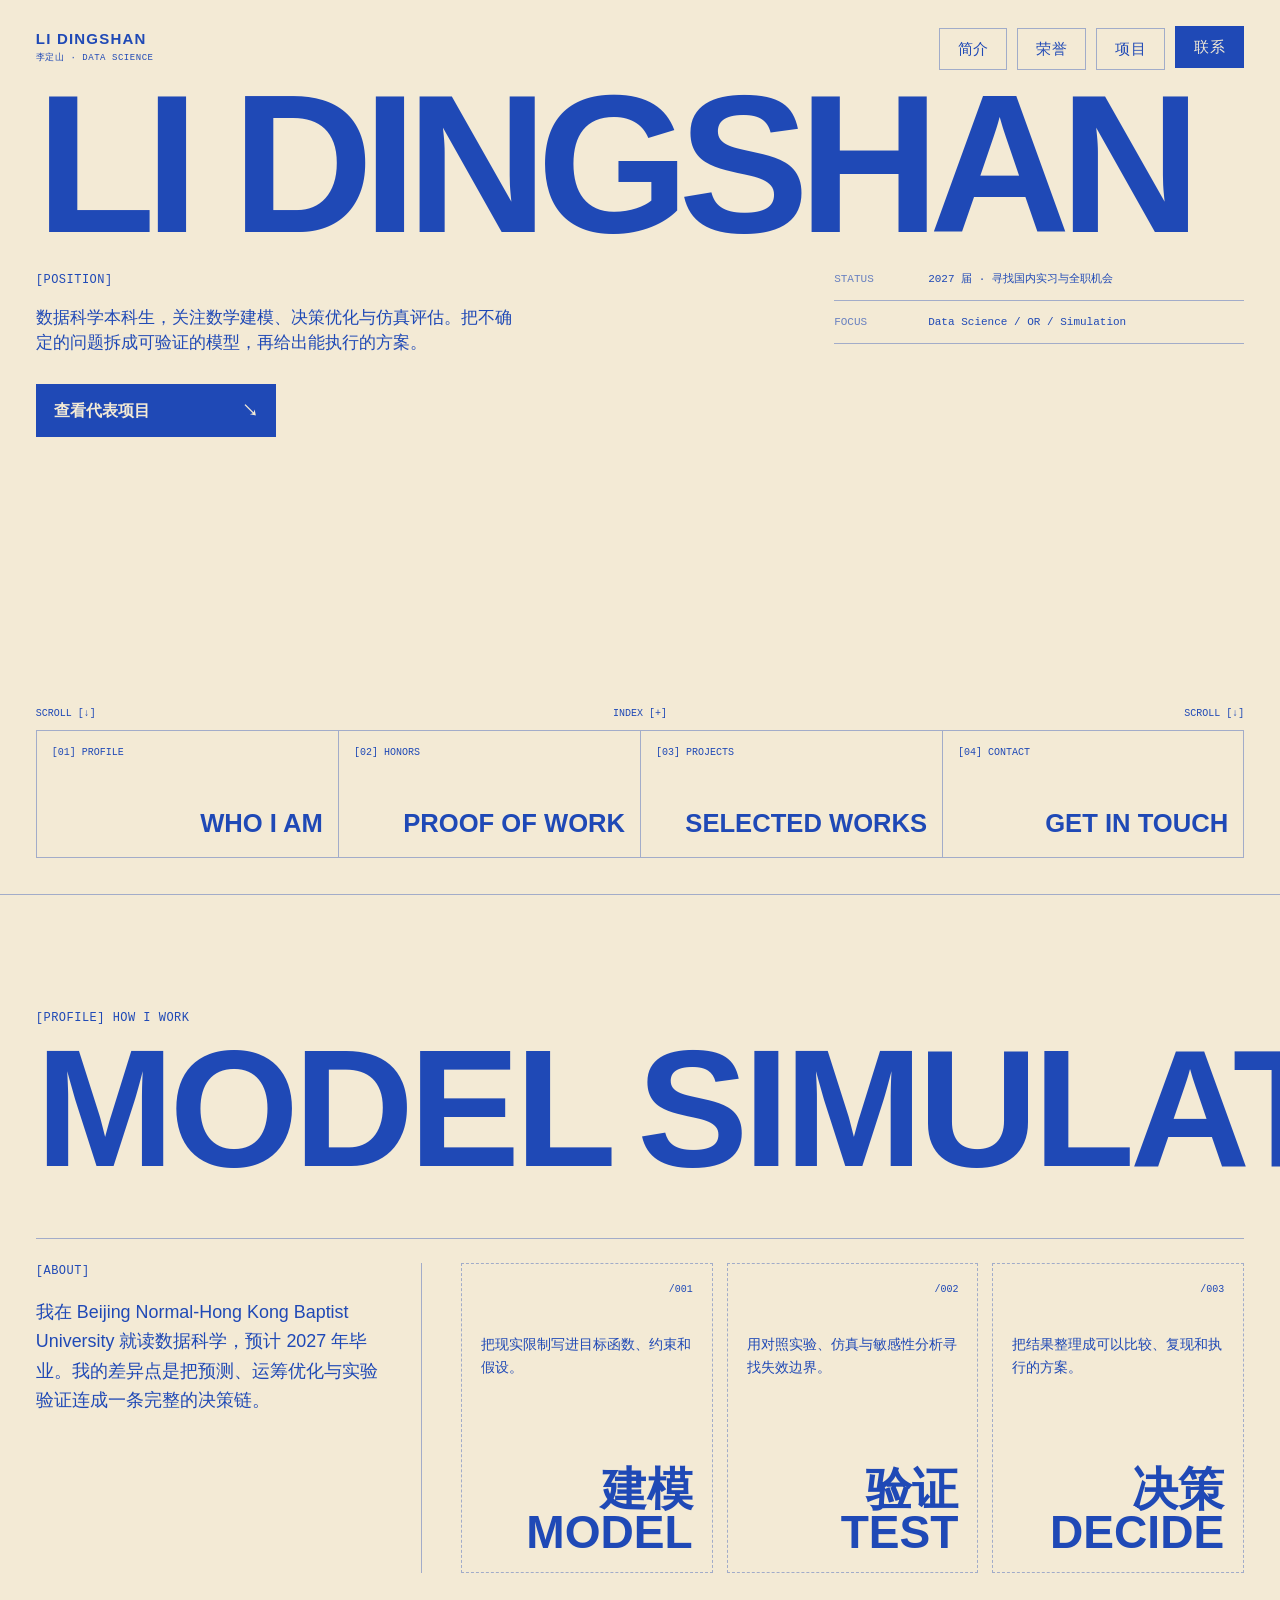
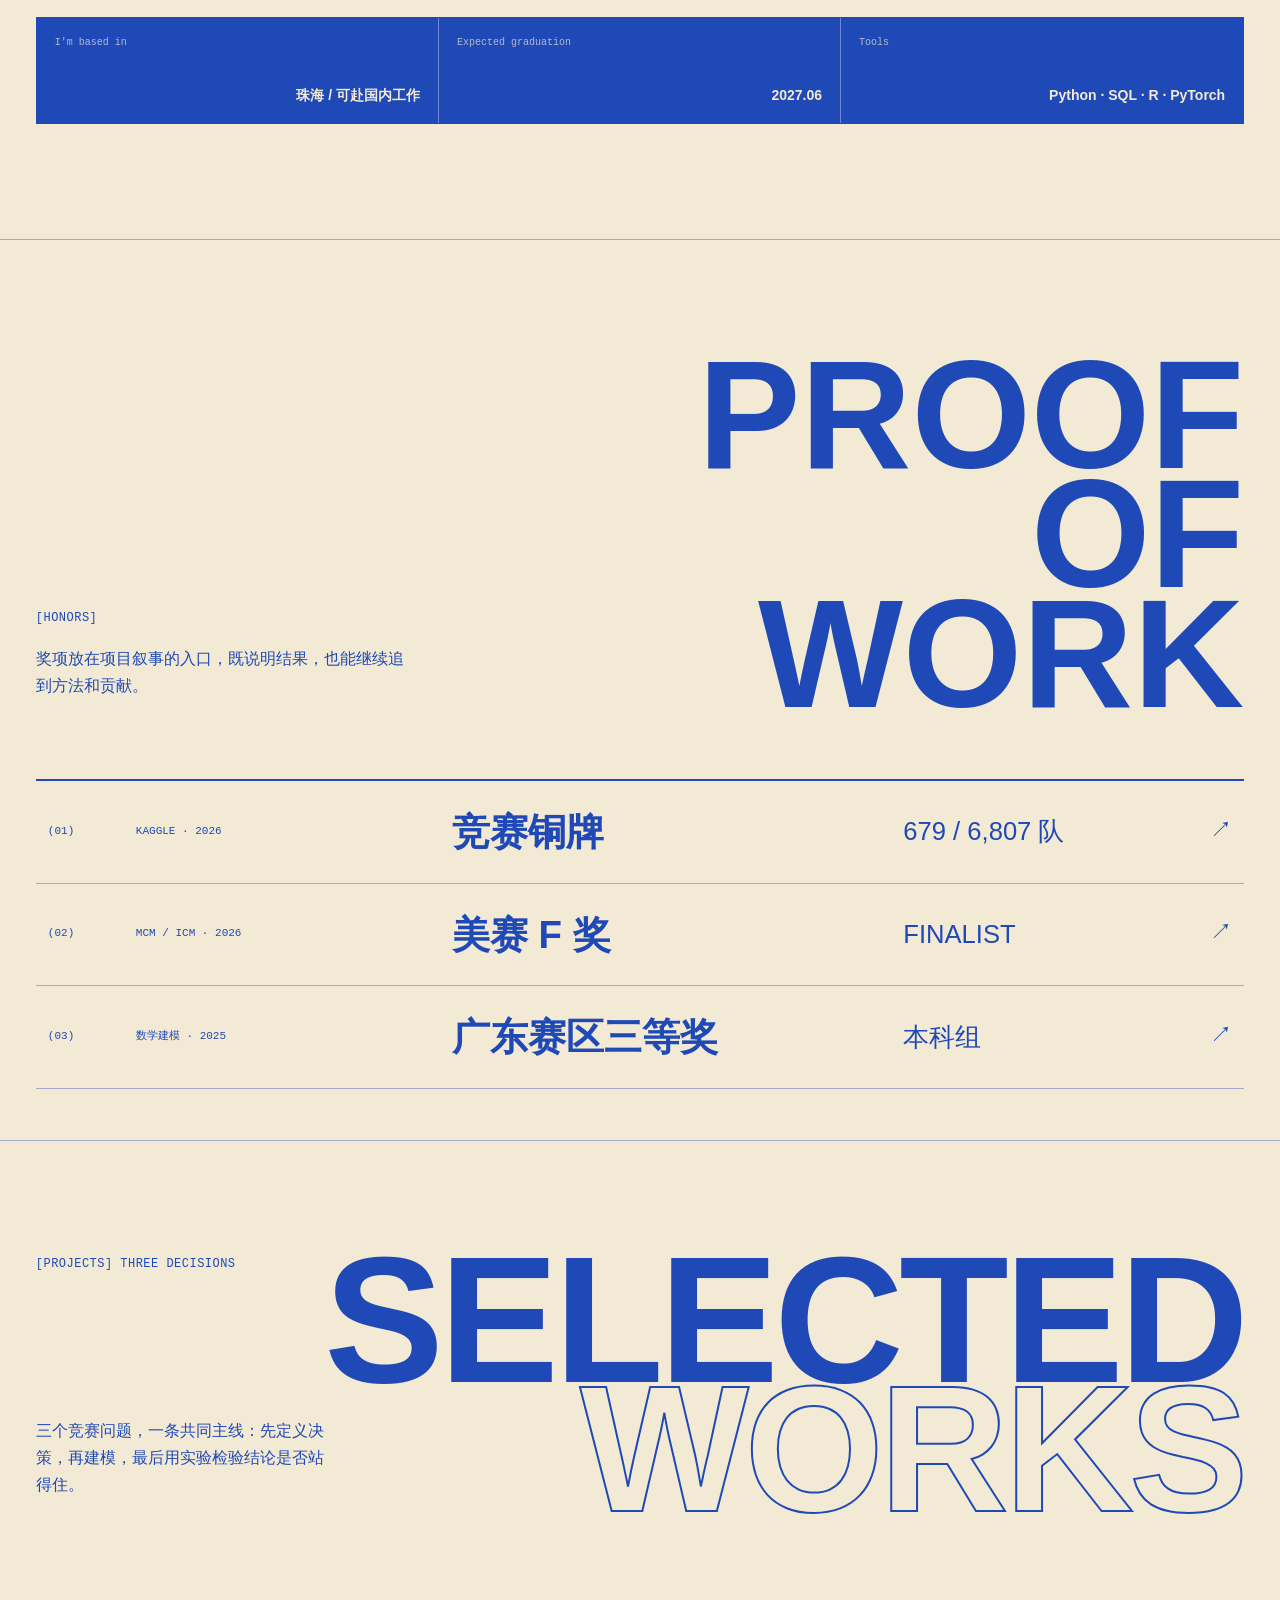
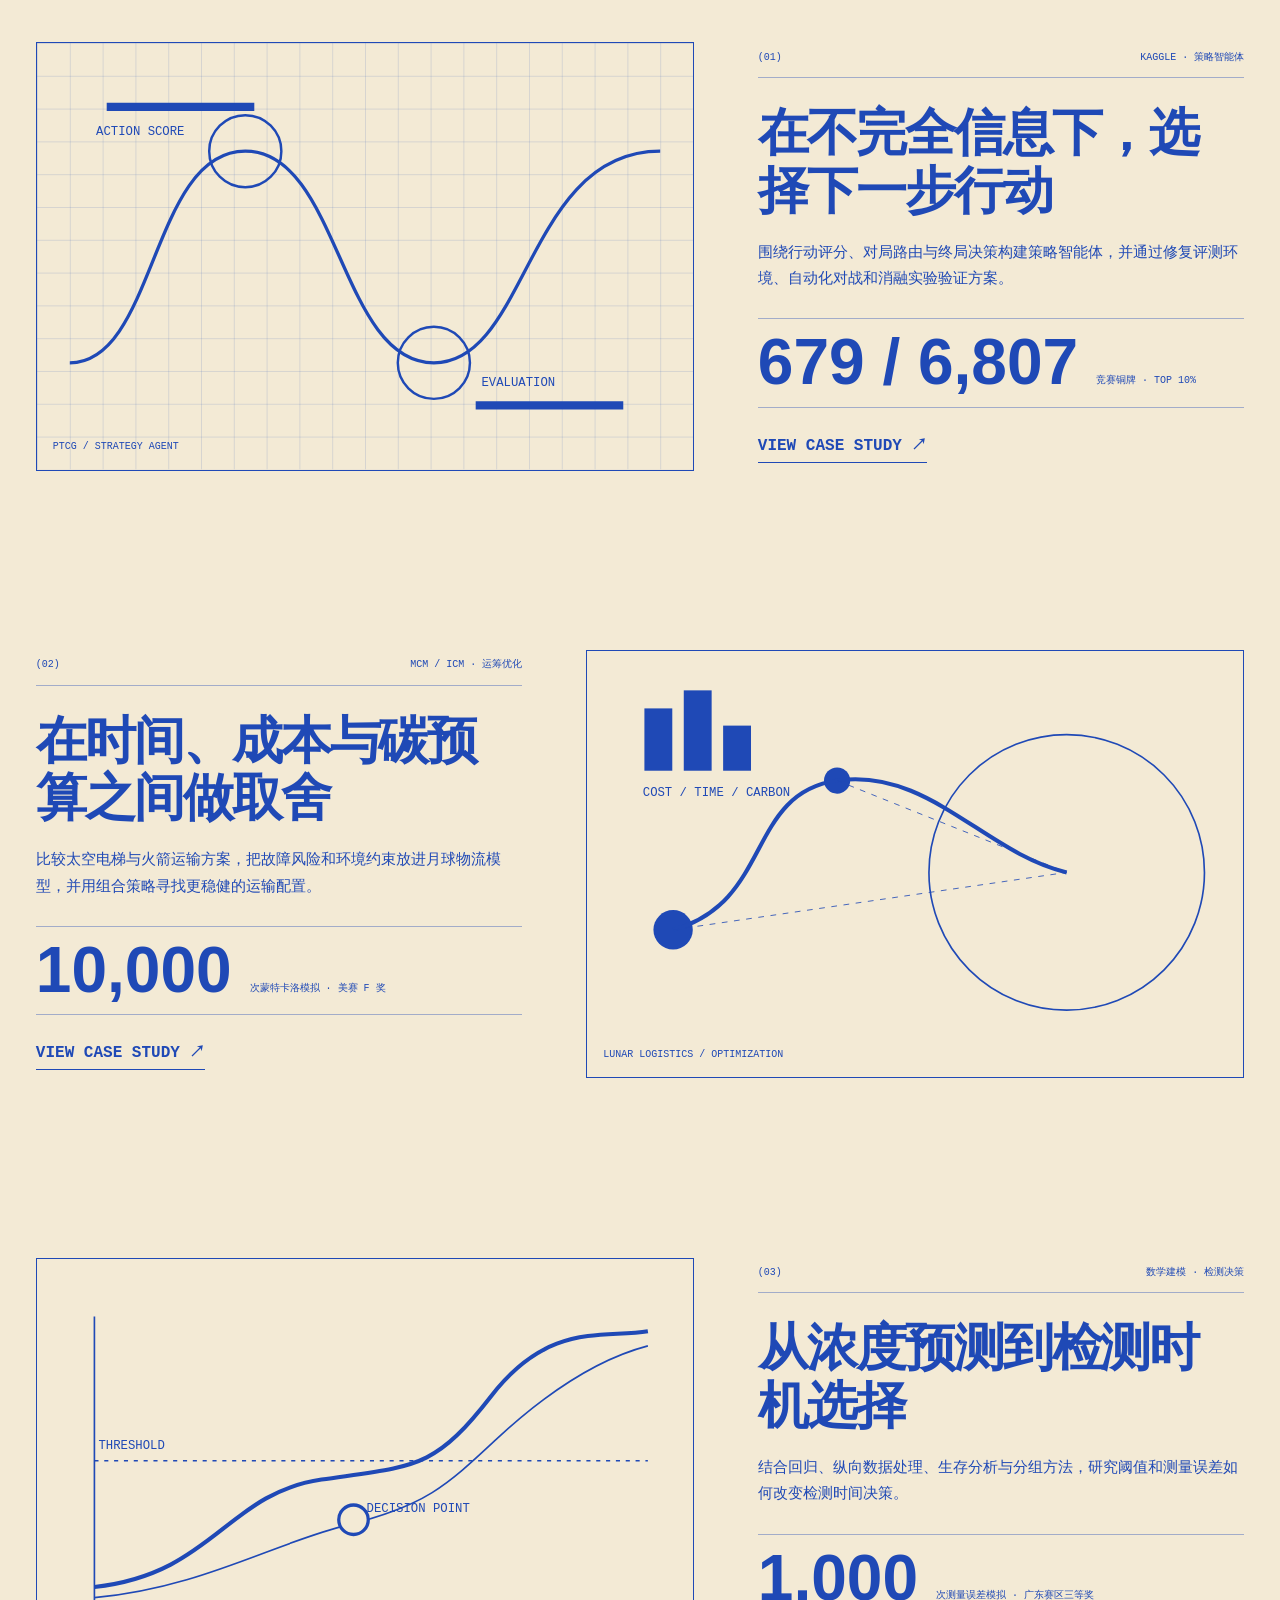
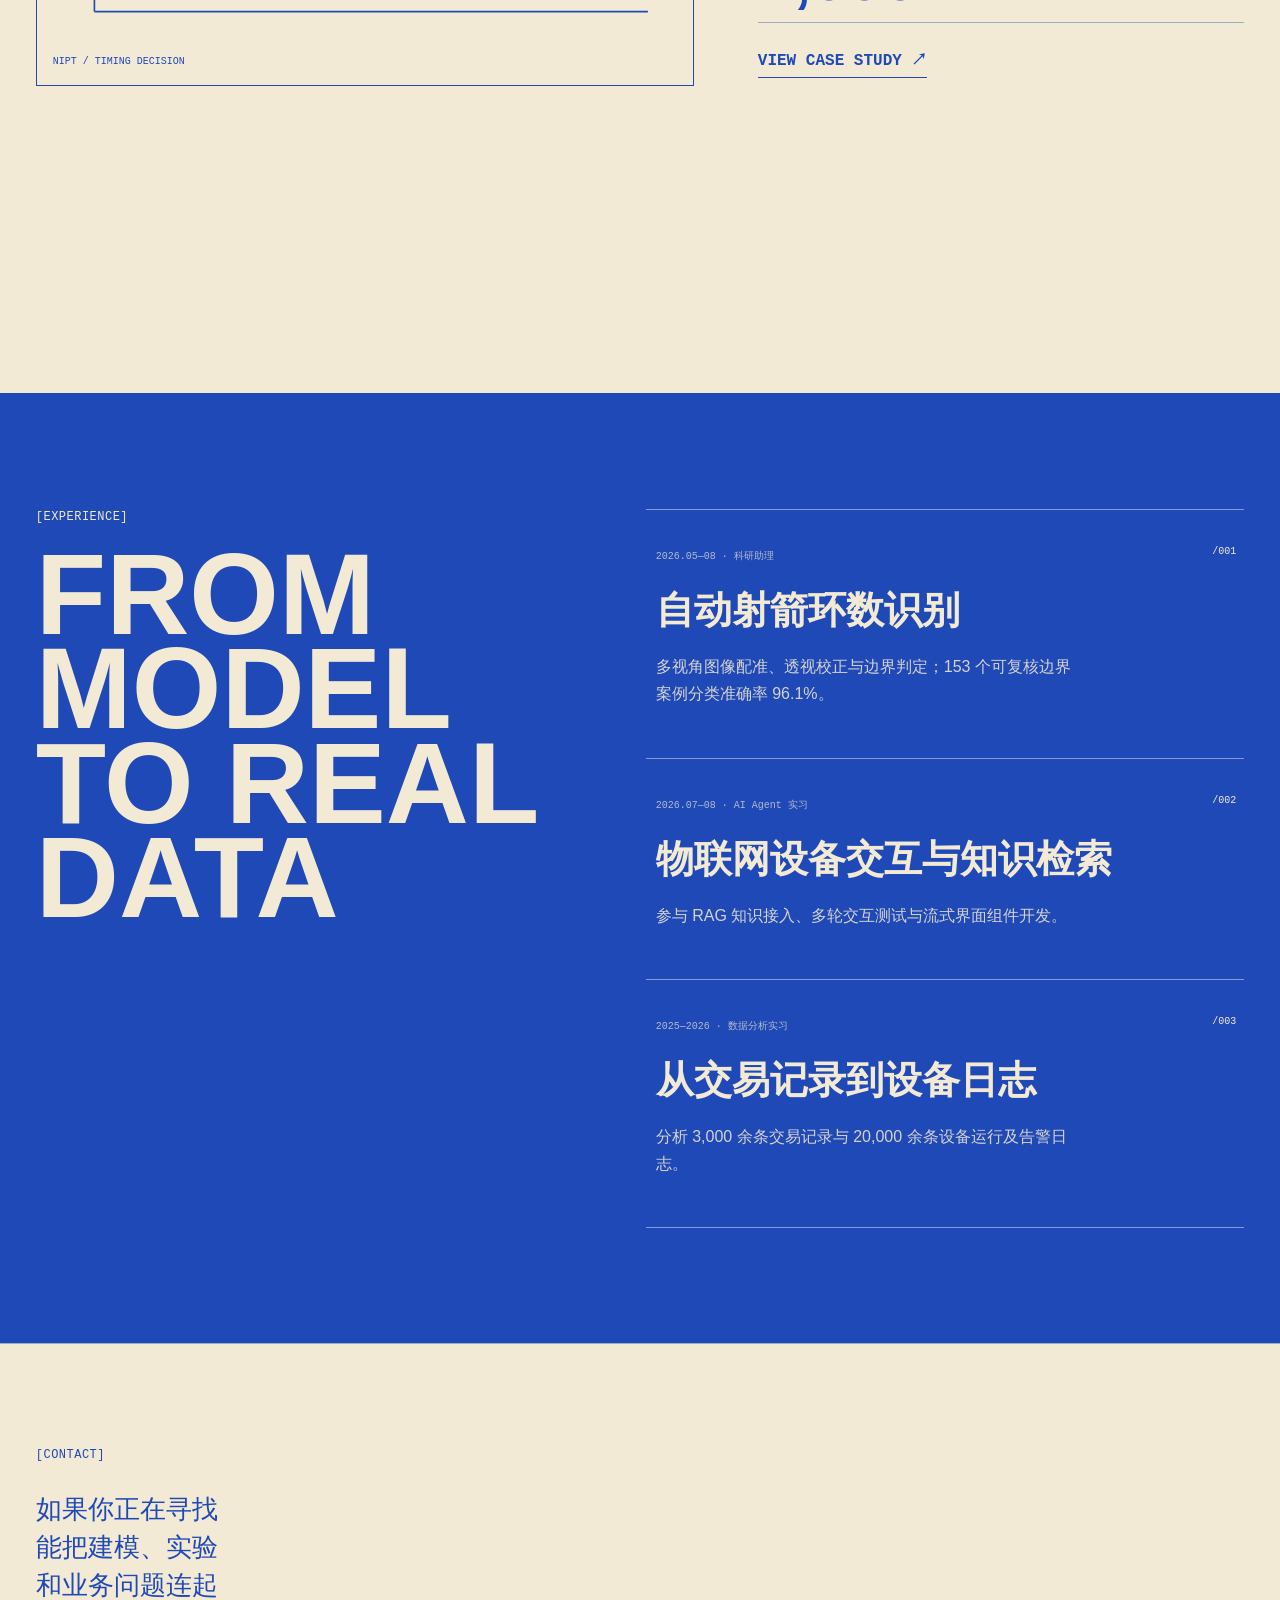
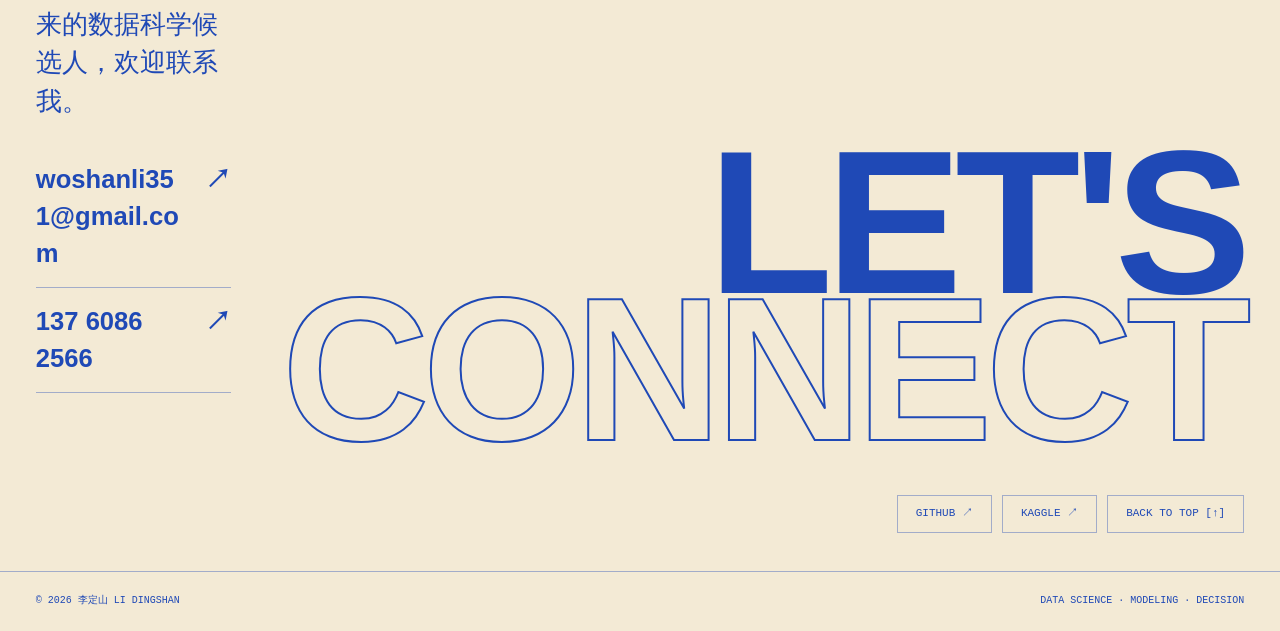
<file: index.html>
<!doctype html>
<html lang="zh-CN" class="no-js">
<head>
  <meta charset="utf-8">
  <meta name="viewport" content="width=device-width,initial-scale=1">
  <meta name="description" content="李定山 LI Dingshan 的个人作品集：Kaggle 策略智能体、物流优化与检测时机建模。2027 届数据科学本科生，寻找国内实习与全职机会。">
  <meta name="theme-color" content="#1f48b5">
  <title>李定山 LI Dingshan | 数据科学 · 数学建模 · 决策优化</title>
  <link rel="stylesheet" href="style.css">
  <link rel="stylesheet" href="home.css">
  <link rel="icon" href="favicon.svg" type="image/svg+xml">
  <link rel="canonical" href="https://woshanli351-afk.github.io/">
  <meta property="og:type" content="website">
  <meta property="og:url" content="https://woshanli351-afk.github.io/">
  <meta property="og:site_name" content="李定山 LI Dingshan · 数据科学">
  <script type="application/ld+json">{"@context":"https://schema.org","@type":"Person","name":"李定山","alternateName":"LI Dingshan","url":"https://woshanli351-afk.github.io/","sameAs":["https://github.com/woshanli351-afk","https://www.kaggle.com/BNBUDINGSHANLee21"],"knowsAbout":["数据科学","数学建模","决策优化"]}</script>
</head>
<body class="home">
  <a class="skip" href="#main">跳到正文</a>
  <div class="scroll-progress" aria-hidden="true"><span></span></div>
  <header class="home-header">
    <a class="home-brand" href="#top" aria-label="回到首页"><span>LI DINGSHAN</span><small>李定山 · DATA SCIENCE</small></a>
    <nav aria-label="主导航"><a href="#profile">简介</a><a href="#honors">荣誉</a><a href="#projects">项目</a><a href="#contact">联系</a></nav>
  </header>

  <main id="main">
    <section class="landing" id="top">
      <h1 class="masthead" aria-label="LI DINGSHAN"><span class="masthead-line">LI DINGSHAN</span></h1>
      <div class="landing-copy reveal">
        <p class="bracket-label">[POSITION]</p>
        <p class="statement">数据科学本科生，关注数学建模、决策优化与仿真评估。把不确定的问题拆成可验证的模型，再给出能执行的方案。</p>
        <a class="solid-link" href="#projects">查看代表项目 <span aria-hidden="true">↘</span></a>
      </div>
      <div class="landing-meta reveal">
        <p><span>STATUS</span>2027 届 · 寻找国内实习与全职机会</p>
        <p><span>FOCUS</span>Data Science / OR / Simulation</p>
      </div>
      <div class="hero-index reveal" aria-label="页面索引">
        <p class="scroll-cue">SCROLL [↓]</p><p class="index-title">INDEX [+]</p><p class="scroll-cue align-right">SCROLL [↓]</p>
        <a href="#profile"><span>[01] PROFILE</span><strong>WHO I AM</strong></a>
        <a href="#honors"><span>[02] HONORS</span><strong>PROOF OF WORK</strong></a>
        <a href="#projects"><span>[03] PROJECTS</span><strong>SELECTED WORKS</strong></a>
        <a href="#contact"><span>[04] CONTACT</span><strong>GET IN TOUCH</strong></a>
      </div>
    </section>

    <section class="chapter profile" id="profile">
      <p class="chapter-kicker reveal">[PROFILE] HOW I WORK</p>
      <h2 class="mega-heading reveal" aria-label="MODEL SIMULATE DECIDE"><span>MODEL</span><span>SIMULATE</span><span class="outline">DECIDE</span></h2>
      <div class="profile-grid">
        <div class="profile-intro reveal">
          <p class="bracket-label">[ABOUT]</p>
          <p>我在 Beijing Normal-Hong Kong Baptist University 就读数据科学，预计 2027 年毕业。我的差异点是把预测、运筹优化与实验验证连成一条完整的决策链。</p>
        </div>
        <ol class="method-grid">
          <li class="reveal"><span class="method-no">/001</span><p>把现实限制写进目标函数、约束和假设。</p><strong>建模<br>MODEL</strong></li>
          <li class="reveal"><span class="method-no">/002</span><p>用对照实验、仿真与敏感性分析寻找失效边界。</p><strong>验证<br>TEST</strong></li>
          <li class="reveal"><span class="method-no">/003</span><p>把结果整理成可以比较、复现和执行的方案。</p><strong>决策<br>DECIDE</strong></li>
        </ol>
      </div>
      <div class="fact-strip reveal" aria-label="个人概况">
        <p><span>I'm based in</span><strong>珠海 / 可赴国内工作</strong></p>
        <p><span>Expected graduation</span><strong>2027.06</strong></p>
        <p><span>Tools</span><strong>Python · SQL · R · PyTorch</strong></p>
      </div>
    </section>

    <section class="chapter honors" id="honors">
      <div class="section-intro reveal">
        <div><p class="chapter-kicker">[HONORS]</p><p>奖项放在项目叙事的入口，既说明结果，也能继续追到方法和贡献。</p></div>
        <h2>PROOF<br>OF WORK</h2>
      </div>
      <div class="honor-wall">
        <a class="honor-row reveal" href="projects/ptcg.html"><span class="honor-no">(01)</span><span class="honor-context">KAGGLE · 2026</span><strong>竞赛铜牌</strong><span class="honor-proof">679 / 6,807 队</span><span class="honor-arrow">↗</span></a>
        <a class="honor-row reveal" href="projects/logistics.html"><span class="honor-no">(02)</span><span class="honor-context">MCM / ICM · 2026</span><strong>美赛 F 奖</strong><span class="honor-proof">Finalist</span><span class="honor-arrow">↗</span></a>
        <a class="honor-row reveal" href="projects/nipt.html"><span class="honor-no">(03)</span><span class="honor-context">数学建模 · 2025</span><strong>广东赛区三等奖</strong><span class="honor-proof">本科组</span><span class="honor-arrow">↗</span></a>
      </div>
    </section>

    <section class="chapter projects" id="projects">
      <div class="projects-title reveal">
        <p class="chapter-kicker">[PROJECTS] THREE DECISIONS</p>
        <h2>SELECTED<br><span>WORKS</span></h2>
        <p>三个竞赛问题，一条共同主线：先定义决策，再建模，最后用实验检验结论是否站得住。</p>
      </div>

      <article class="project-showcase reveal">
        <a class="project-art art-ptcg" href="projects/ptcg.html" aria-label="查看 PTCG AI Battle 项目">
          <svg viewBox="0 0 800 520" role="img" aria-label="策略决策与对局评测的抽象图">
            <defs><pattern id="grid-a" width="40" height="40" patternUnits="userSpaceOnUse"><path d="M40 0H0V40" fill="none" stroke="currentColor" stroke-width="1" opacity=".32"/></pattern></defs>
            <rect width="800" height="520" fill="url(#grid-a)"/><path class="signal" d="M40 390C145 390 139 132 254 132s115 258 230 258 113-258 276-258" fill="none" stroke="currentColor" stroke-width="4"/>
            <circle cx="254" cy="132" r="44" fill="none" stroke="currentColor" stroke-width="3"/><circle cx="484" cy="390" r="44" fill="none" stroke="currentColor" stroke-width="3"/>
            <path d="M85 78h180M535 442h180" stroke="currentColor" stroke-width="10"/><text x="72" y="112">ACTION SCORE</text><text x="542" y="418">EVALUATION</text>
          </svg><span class="art-tag">PTCG / STRATEGY AGENT</span>
        </a>
        <div class="project-copy">
          <div class="project-topline"><span>(01)</span><span>KAGGLE · 策略智能体</span></div>
          <h3><a href="projects/ptcg.html">在不完全信息下，选择下一步行动</a></h3>
          <p>围绕行动评分、对局路由与终局决策构建策略智能体，并通过修复评测环境、自动化对战和消融实验验证方案。</p>
          <div class="project-result"><strong>679 / 6,807</strong><span>竞赛铜牌 · TOP 10%</span></div>
          <a class="text-link" href="projects/ptcg.html">VIEW CASE STUDY ↗</a>
        </div>
      </article>

      <article class="project-showcase reverse reveal">
        <a class="project-art art-lunar" href="projects/logistics.html" aria-label="查看月球物流优化项目">
          <svg viewBox="0 0 800 520" role="img" aria-label="月球物流路径与约束优化的抽象图">
            <circle class="moon" cx="585" cy="270" r="168"/><circle cx="105" cy="340" r="24" fill="currentColor"/><circle cx="305" cy="158" r="16" fill="currentColor"/>
            <path class="orbit" d="M105 340C226 307 194 174 305 158s181 89 280 112" fill="none" stroke="currentColor" stroke-width="5"/><path d="M105 340L585 270M305 158L585 270" stroke="currentColor" stroke-width="1" stroke-dasharray="7 8"/>
            <g class="bars"><rect x="70" y="70" width="34" height="76"/><rect x="118" y="48" width="34" height="98"/><rect x="166" y="91" width="34" height="55"/></g><text x="68" y="177">COST / TIME / CARBON</text>
          </svg><span class="art-tag">LUNAR LOGISTICS / OPTIMIZATION</span>
        </a>
        <div class="project-copy">
          <div class="project-topline"><span>(02)</span><span>MCM / ICM · 运筹优化</span></div>
          <h3><a href="projects/logistics.html">在时间、成本与碳预算之间做取舍</a></h3>
          <p>比较太空电梯与火箭运输方案，把故障风险和环境约束放进月球物流模型，并用组合策略寻找更稳健的运输配置。</p>
          <div class="project-result"><strong>10,000</strong><span>次蒙特卡洛模拟 · 美赛 F 奖</span></div>
          <a class="text-link" href="projects/logistics.html">VIEW CASE STUDY ↗</a>
        </div>
      </article>

      <article class="project-showcase reveal">
        <a class="project-art art-nipt" href="projects/nipt.html" aria-label="查看 NIPT 检测时机项目">
          <svg viewBox="0 0 800 520" role="img" aria-label="浓度预测与检测时机选择的抽象图">
            <path d="M70 430H745M70 430V70" stroke="currentColor" stroke-width="2"/><path class="curve curve-a" d="M70 400C215 384 231 286 347 269s137-12 207-102 134-70 191-79" fill="none" stroke="currentColor" stroke-width="5"/>
            <path class="curve curve-b" d="M70 413C200 401 287 347 380 324s119-47 179-103 125-99 186-115" fill="none" stroke="currentColor" stroke-width="2" stroke-dasharray="10 10"/><path d="M70 246H745" stroke="currentColor" stroke-width="2" stroke-dasharray="5 7"/>
            <circle cx="386" cy="318" r="18"/><text x="402" y="309">DECISION POINT</text><text x="75" y="232">THRESHOLD</text>
          </svg><span class="art-tag">NIPT / TIMING DECISION</span>
        </a>
        <div class="project-copy">
          <div class="project-topline"><span>(03)</span><span>数学建模 · 检测决策</span></div>
          <h3><a href="projects/nipt.html">从浓度预测到检测时机选择</a></h3>
          <p>结合回归、纵向数据处理、生存分析与分组方法，研究阈值和测量误差如何改变检测时间决策。</p>
          <div class="project-result"><strong>1,000</strong><span>次测量误差模拟 · 广东赛区三等奖</span></div>
          <a class="text-link" href="projects/nipt.html">VIEW CASE STUDY ↗</a>
        </div>
      </article>
    </section>

    <section class="chapter experience" id="experience">
      <div class="experience-heading reveal"><p class="chapter-kicker">[EXPERIENCE]</p><h2>FROM MODEL<br>TO REAL DATA</h2></div>
      <div class="experience-list">
        <article class="reveal"><span>/001</span><small>2026.05—08 · 科研助理</small><h3>自动射箭环数识别</h3><p>多视角图像配准、透视校正与边界判定；153 个可复核边界案例分类准确率 96.1%。</p></article>
        <article class="reveal"><span>/002</span><small>2026.07—08 · AI Agent 实习</small><h3>物联网设备交互与知识检索</h3><p>参与 RAG 知识接入、多轮交互测试与流式界面组件开发。</p></article>
        <article class="reveal"><span>/003</span><small>2025—2026 · 数据分析实习</small><h3>从交易记录到设备日志</h3><p>分析 3,000 余条交易记录与 20,000 余条设备运行及告警日志。</p></article>
      </div>
    </section>

    <section class="contact-section" id="contact">
      <div class="contact-copy reveal">
        <p class="chapter-kicker">[CONTACT]</p><p>如果你正在寻找能把建模、实验和业务问题连起来的数据科学候选人，欢迎联系我。</p>
        <a href="mailto:woshanli351@gmail.com">woshanli351@gmail.com <span>↗</span></a><a href="tel:+8613760862566">137 6086 2566 <span>↗</span></a>
      </div>
      <h2 class="contact-title reveal">LET'S<br><span>CONNECT</span></h2>
      <div class="contact-links reveal"><a href="https://github.com/woshanli351-afk" target="_blank" rel="noreferrer">GITHUB ↗</a><a href="https://www.kaggle.com/BNBUDINGSHANLee21" target="_blank" rel="noreferrer">KAGGLE ↗</a><a href="#top">BACK TO TOP [↑]</a></div>
    </section>
  </main>

  <footer class="home-footer"><span>© 2026 李定山 LI DINGSHAN</span><span>DATA SCIENCE · MODELING · DECISION</span></footer>
  <script src="home.js" defer></script>
</body>
</html>
</file>
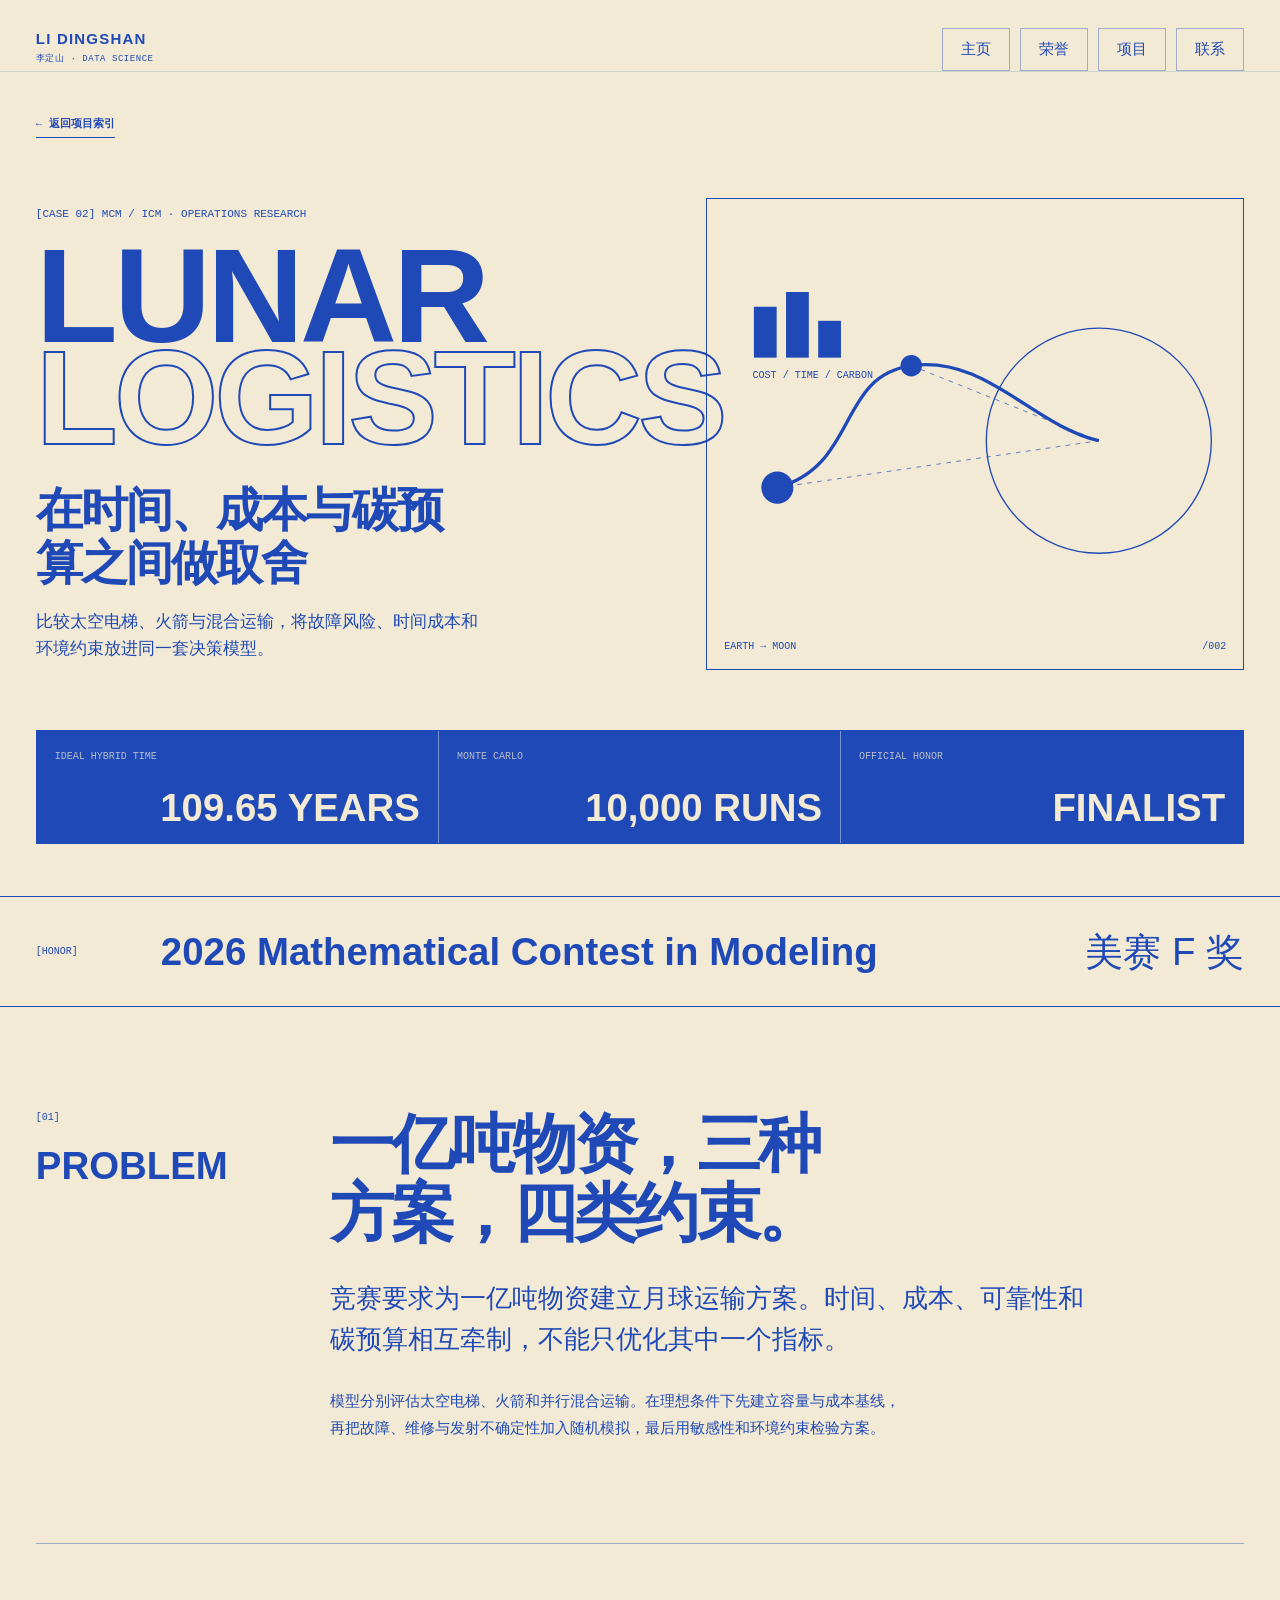
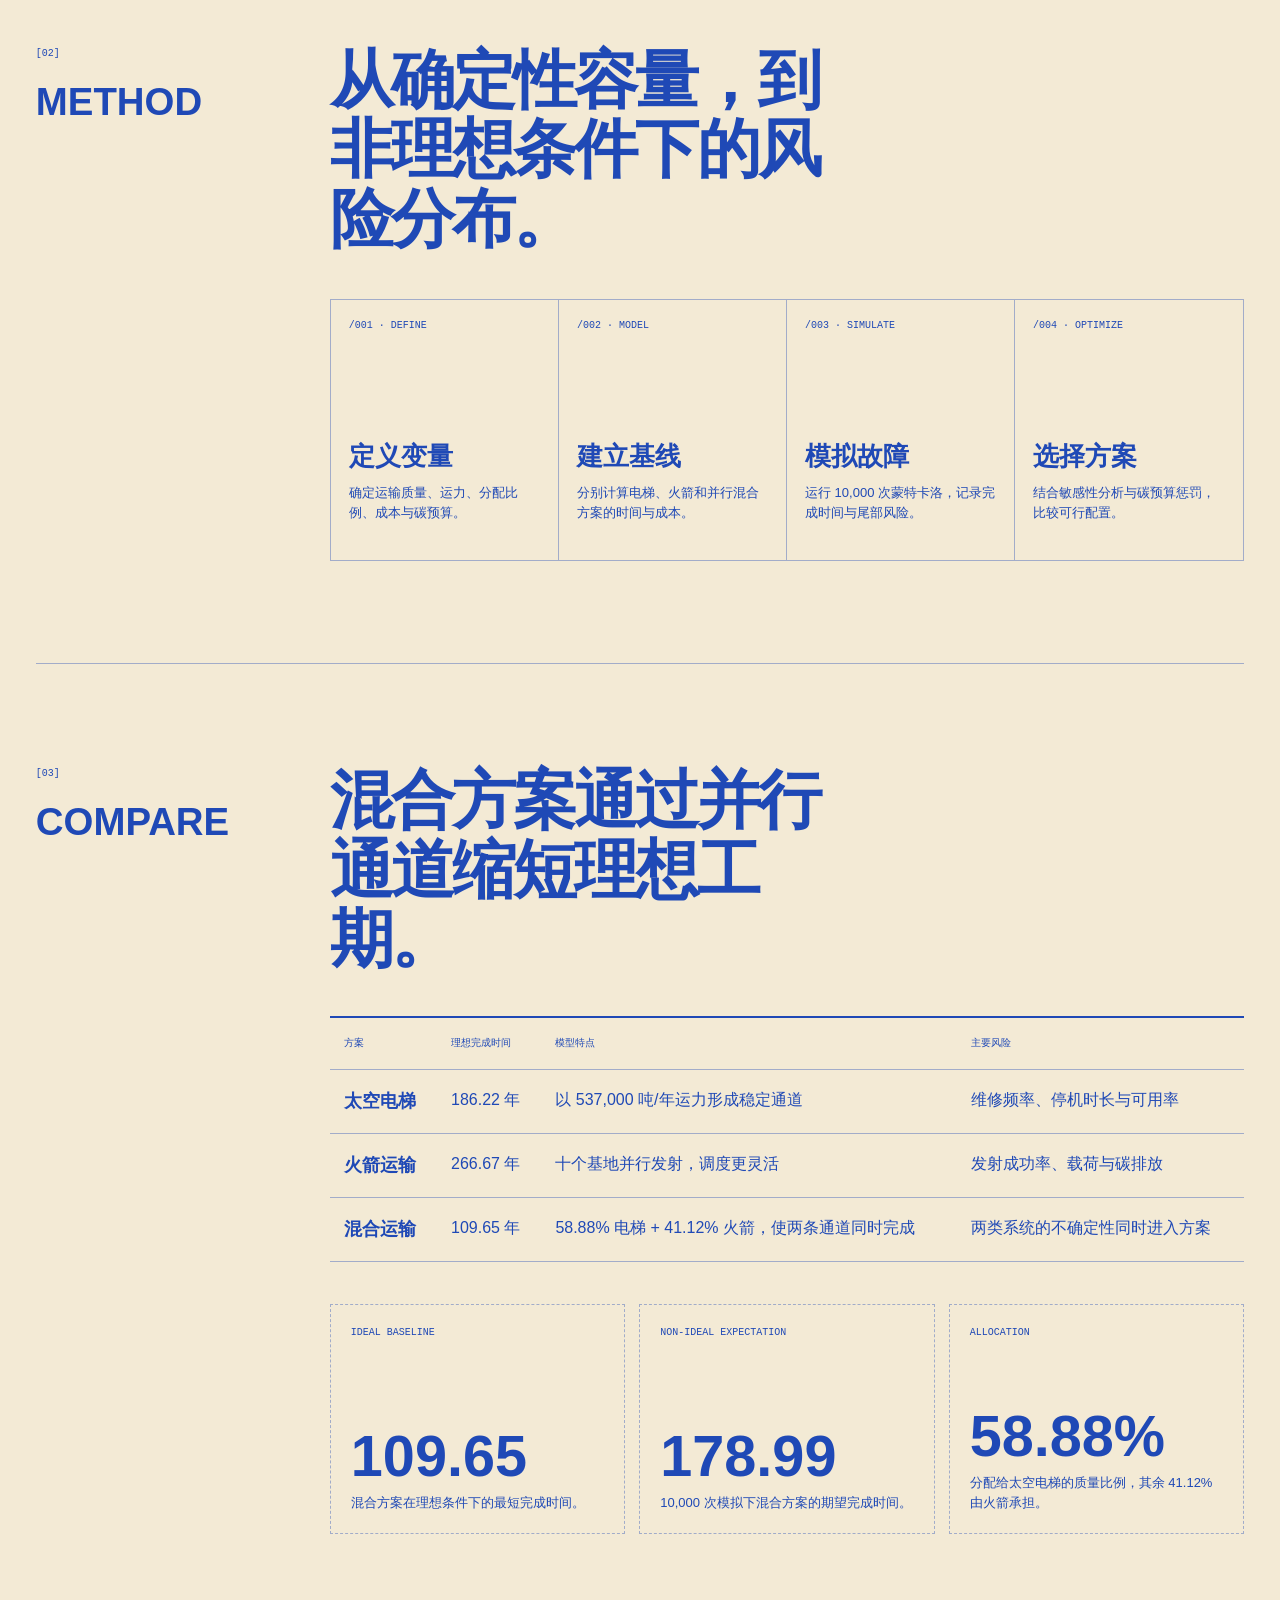
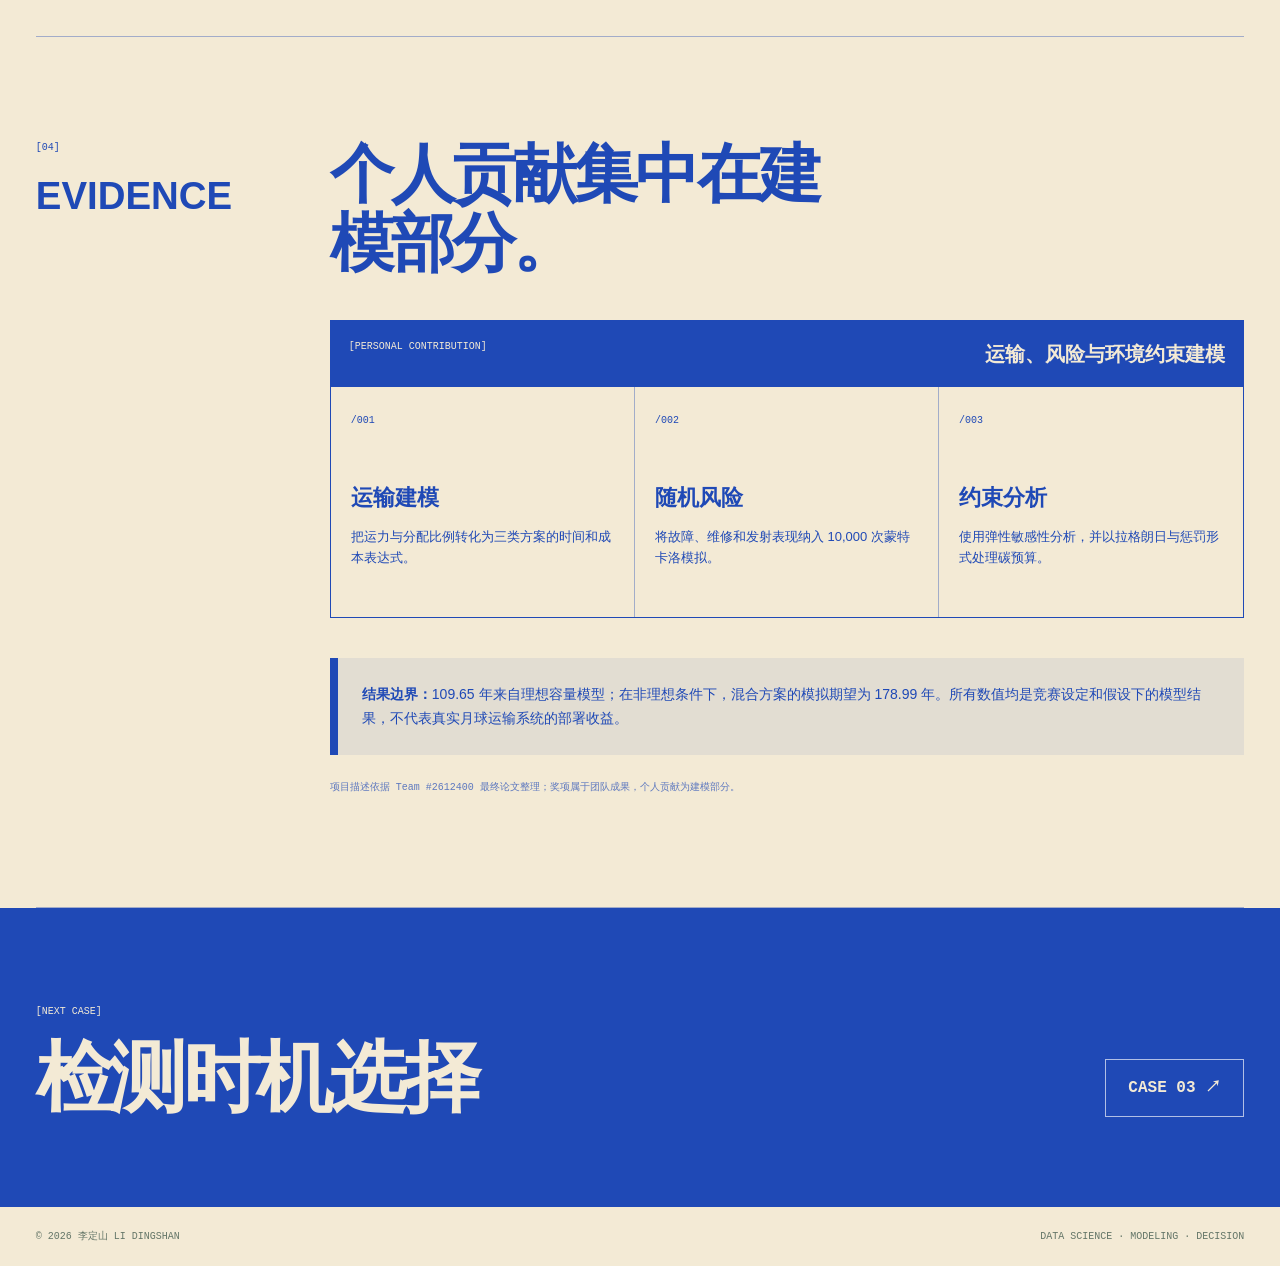
<file: projects/logistics.html>
<!doctype html>
<html lang="zh-CN" class="no-js">
<head>
  <meta charset="utf-8"><meta name="viewport" content="width=device-width,initial-scale=1">
  <meta name="description" content="比较太空电梯与火箭运输方案，将故障风险与环境约束纳入月球物流模型，分析组合策略的表现。">
  <meta name="theme-color" content="#1f49b6"><title>在时间、成本与碳预算之间做取舍 | 李定山 LI Dingshan</title>
  <link rel="stylesheet" href="../style.css"><link rel="stylesheet" href="../project.css"><link rel="icon" href="../favicon.svg" type="image/svg+xml">
  <link rel="canonical" href="https://woshanli351-afk.github.io/projects/logistics.html"><meta property="og:type" content="website"><meta property="og:url" content="https://woshanli351-afk.github.io/projects/logistics.html"><meta property="og:site_name" content="李定山 LI Dingshan · 数据科学">
</head>
<body class="case-page">
  <a class="skip" href="#main">跳到正文</a><div class="scroll-progress" aria-hidden="true"><span></span></div>
  <header class="case-header">
    <a class="case-brand" href="../index.html"><span>LI DINGSHAN</span><small>李定山 · DATA SCIENCE</small></a>
    <nav aria-label="主导航"><a href="../index.html">主页</a><a href="../index.html#honors">荣誉</a><a href="../index.html#projects">项目</a><a href="../index.html#contact">联系</a></nav>
  </header>

  <main id="main">
    <section class="case-hero">
      <a class="back-link" href="../index.html#projects">← 返回项目索引</a>
      <div class="case-heading reveal">
        <p class="case-label">[CASE 02] MCM / ICM · OPERATIONS RESEARCH</p>
        <h1 class="case-display">LUNAR<br><span class="outline">LOGISTICS</span></h1>
        <h2 class="case-title">在时间、成本与碳预算之间做取舍</h2>
        <p class="case-summary">比较太空电梯、火箭与混合运输，将故障风险、时间成本和环境约束放进同一套决策模型。</p>
      </div>
      <div class="hero-art reveal" aria-label="月球物流路径与约束优化示意图">
        <svg viewBox="0 0 800 520" role="img" aria-label="月球物流路径与约束优化的抽象图">
          <circle class="moon" cx="585" cy="270" r="168"/><circle cx="105" cy="340" r="24" fill="currentColor"/><circle cx="305" cy="158" r="16" fill="currentColor"/>
          <path class="draw" d="M105 340C226 307 194 174 305 158s181 89 280 112" fill="none" stroke="currentColor" stroke-width="5"/><path d="M105 340L585 270M305 158L585 270" stroke="currentColor" stroke-width="1" stroke-dasharray="7 8"/>
          <g class="bars"><rect x="70" y="70" width="34" height="76"/><rect x="118" y="48" width="34" height="98"/><rect x="166" y="91" width="34" height="55"/></g><text x="68" y="177">COST / TIME / CARBON</text>
        </svg><span class="art-caption"><span>EARTH → MOON</span><span>/002</span></span>
      </div>
      <div class="case-meta reveal">
        <p><span>IDEAL HYBRID TIME</span><strong>109.65 YEARS</strong></p>
        <p><span>MONTE CARLO</span><strong>10,000 RUNS</strong></p>
        <p><span>OFFICIAL HONOR</span><strong>FINALIST</strong></p>
      </div>
    </section>

    <section class="award-banner reveal"><span>[HONOR]</span><strong>2026 Mathematical Contest in Modeling</strong><em>美赛 F 奖</em></section>

    <div class="case-content">
      <section class="case-section" id="problem">
        <div class="section-index reveal"><span>[01]</span><strong>PROBLEM</strong></div>
        <div class="section-body reveal">
          <h2>一亿吨物资，三种方案，四类约束。</h2>
          <p class="lead">竞赛要求为一亿吨物资建立月球运输方案。时间、成本、可靠性和碳预算相互牵制，不能只优化其中一个指标。</p>
          <p class="detail-copy">模型分别评估太空电梯、火箭和并行混合运输。在理想条件下先建立容量与成本基线，再把故障、维修与发射不确定性加入随机模拟，最后用敏感性和环境约束检验方案。</p>
        </div>
      </section>

      <section class="case-section" id="method">
        <div class="section-index reveal"><span>[02]</span><strong>METHOD</strong></div>
        <div class="section-body reveal">
          <h2>从确定性容量，到非理想条件下的风险分布。</h2>
          <div class="process-flow">
            <article class="process-step reveal"><span>/001 · DEFINE</span><h3>定义变量</h3><p>确定运输质量、运力、分配比例、成本与碳预算。</p></article>
            <article class="process-step reveal"><span>/002 · MODEL</span><h3>建立基线</h3><p>分别计算电梯、火箭和并行混合方案的时间与成本。</p></article>
            <article class="process-step reveal"><span>/003 · SIMULATE</span><h3>模拟故障</h3><p>运行 10,000 次蒙特卡洛，记录完成时间与尾部风险。</p></article>
            <article class="process-step reveal"><span>/004 · OPTIMIZE</span><h3>选择方案</h3><p>结合敏感性分析与碳预算惩罚，比较可行配置。</p></article>
          </div>
        </div>
      </section>

      <section class="case-section" id="comparison">
        <div class="section-index reveal"><span>[03]</span><strong>COMPARE</strong></div>
        <div class="section-body reveal">
          <h2>混合方案通过并行通道缩短理想工期。</h2>
          <table class="comparison">
            <thead><tr><th>方案</th><th>理想完成时间</th><th>模型特点</th><th>主要风险</th></tr></thead>
            <tbody>
              <tr><td>太空电梯</td><td>186.22 年</td><td>以 537,000 吨/年运力形成稳定通道</td><td>维修频率、停机时长与可用率</td></tr>
              <tr><td>火箭运输</td><td>266.67 年</td><td>十个基地并行发射，调度更灵活</td><td>发射成功率、载荷与碳排放</td></tr>
              <tr><td>混合运输</td><td>109.65 年</td><td>58.88% 电梯 + 41.12% 火箭，使两条通道同时完成</td><td>两类系统的不确定性同时进入方案</td></tr>
            </tbody>
          </table>
          <div class="result-grid">
            <article class="result-card reveal"><span>IDEAL BASELINE</span><strong>109.65</strong><p>混合方案在理想条件下的最短完成时间。</p></article>
            <article class="result-card reveal"><span>NON-IDEAL EXPECTATION</span><strong>178.99</strong><p>10,000 次模拟下混合方案的期望完成时间。</p></article>
            <article class="result-card reveal"><span>ALLOCATION</span><strong>58.88%</strong><p>分配给太空电梯的质量比例，其余 41.12% 由火箭承担。</p></article>
          </div>
        </div>
      </section>

      <section class="case-section" id="evidence">
        <div class="section-index reveal"><span>[04]</span><strong>EVIDENCE</strong></div>
        <div class="section-body reveal">
          <h2>个人贡献集中在建模部分。</h2>
          <div class="contribution-box reveal">
            <div class="contribution-head"><span>[PERSONAL CONTRIBUTION]</span><strong>运输、风险与环境约束建模</strong></div>
            <ul class="evidence-list">
              <li><span>/001</span><strong>运输建模</strong><p>把运力与分配比例转化为三类方案的时间和成本表达式。</p></li>
              <li><span>/002</span><strong>随机风险</strong><p>将故障、维修和发射表现纳入 10,000 次蒙特卡洛模拟。</p></li>
              <li><span>/003</span><strong>约束分析</strong><p>使用弹性敏感性分析，并以拉格朗日与惩罚形式处理碳预算。</p></li>
            </ul>
          </div>
          <div class="boundary"><strong>结果边界：</strong>109.65 年来自理想容量模型；在非理想条件下，混合方案的模拟期望为 178.99 年。所有数值均是竞赛设定和假设下的模型结果，不代表真实月球运输系统的部署收益。</div>
          <p class="source-note">项目描述依据 Team #2612400 最终论文整理；奖项属于团队成果，个人贡献为建模部分。</p>
        </div>
      </section>
    </div>

    <section class="case-next"><div><span>[NEXT CASE]</span><h2>检测时机选择</h2></div><a href="nipt.html">CASE 03 ↗</a></section>
  </main>
  <footer class="case-footer"><span>© 2026 李定山 LI DINGSHAN</span><span>DATA SCIENCE · MODELING · DECISION</span></footer>
  <script src="../project.js" defer></script>
</body>
</html>
</file>
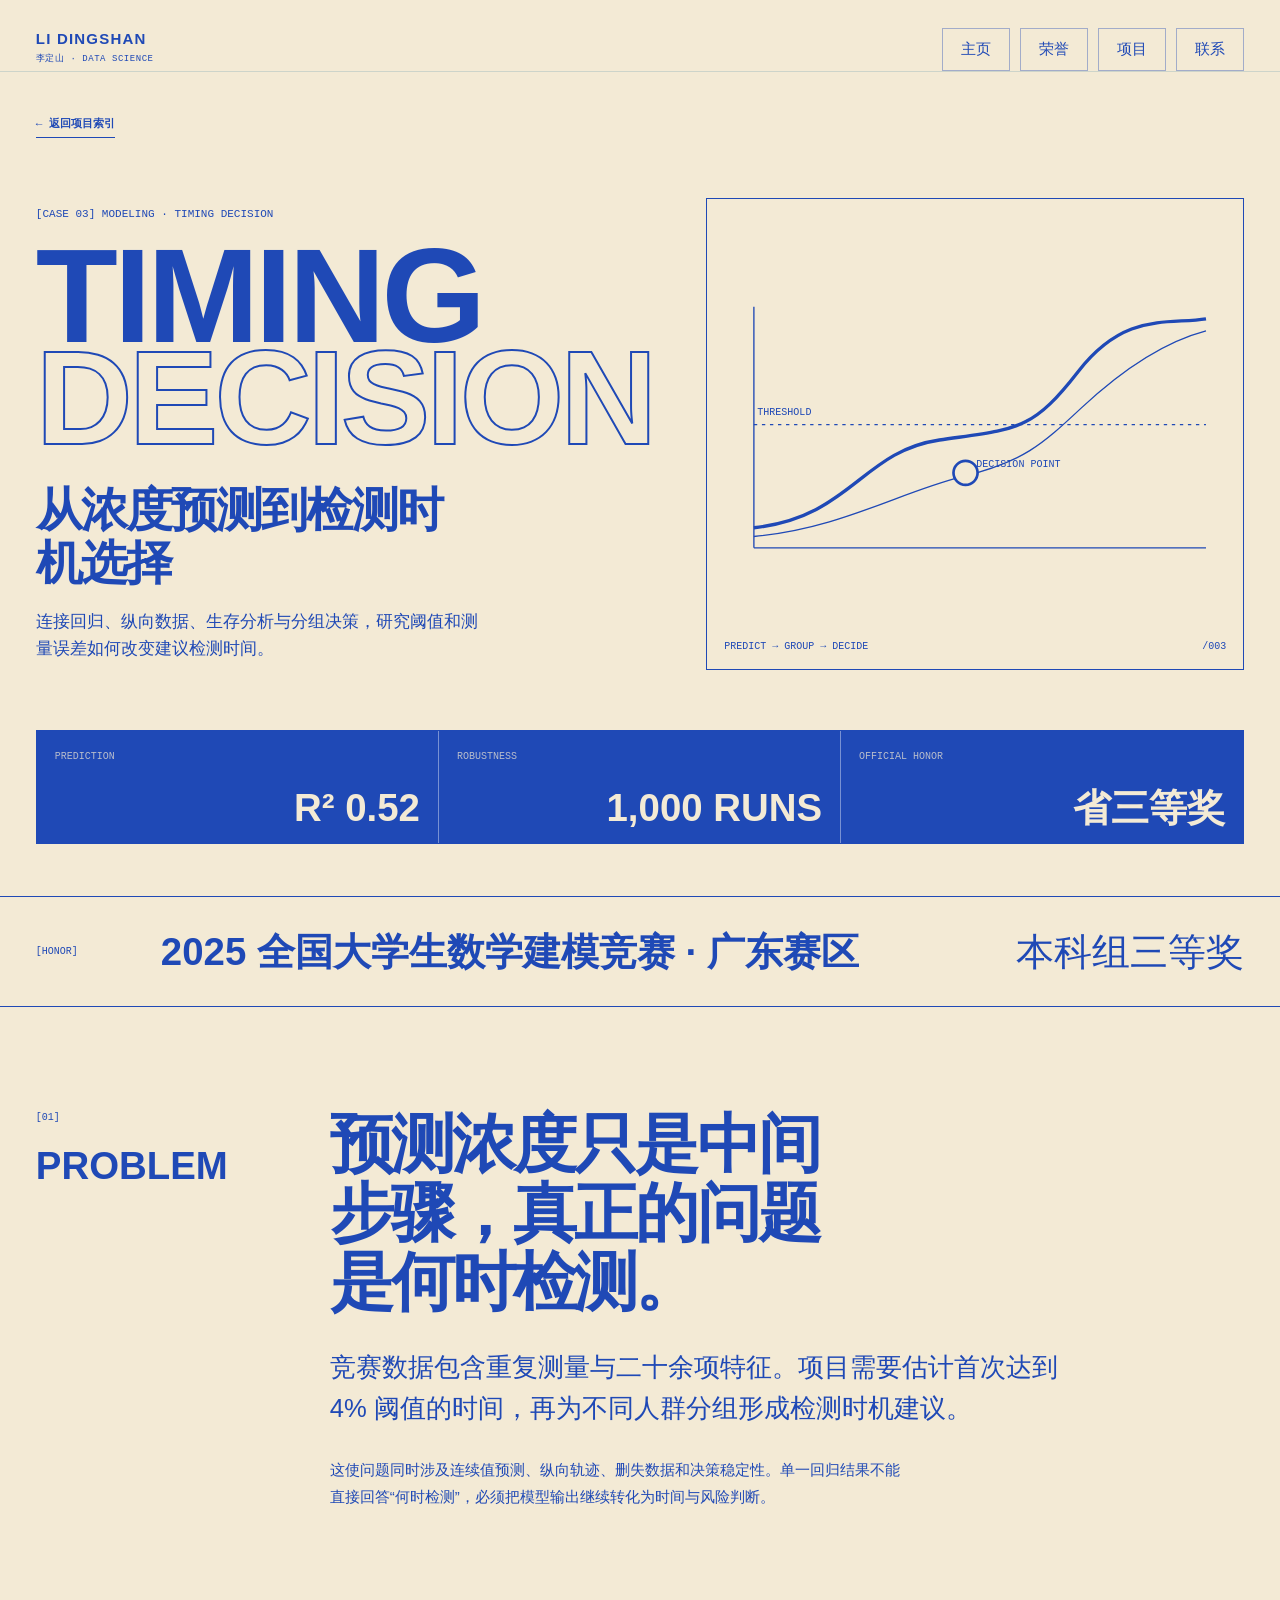
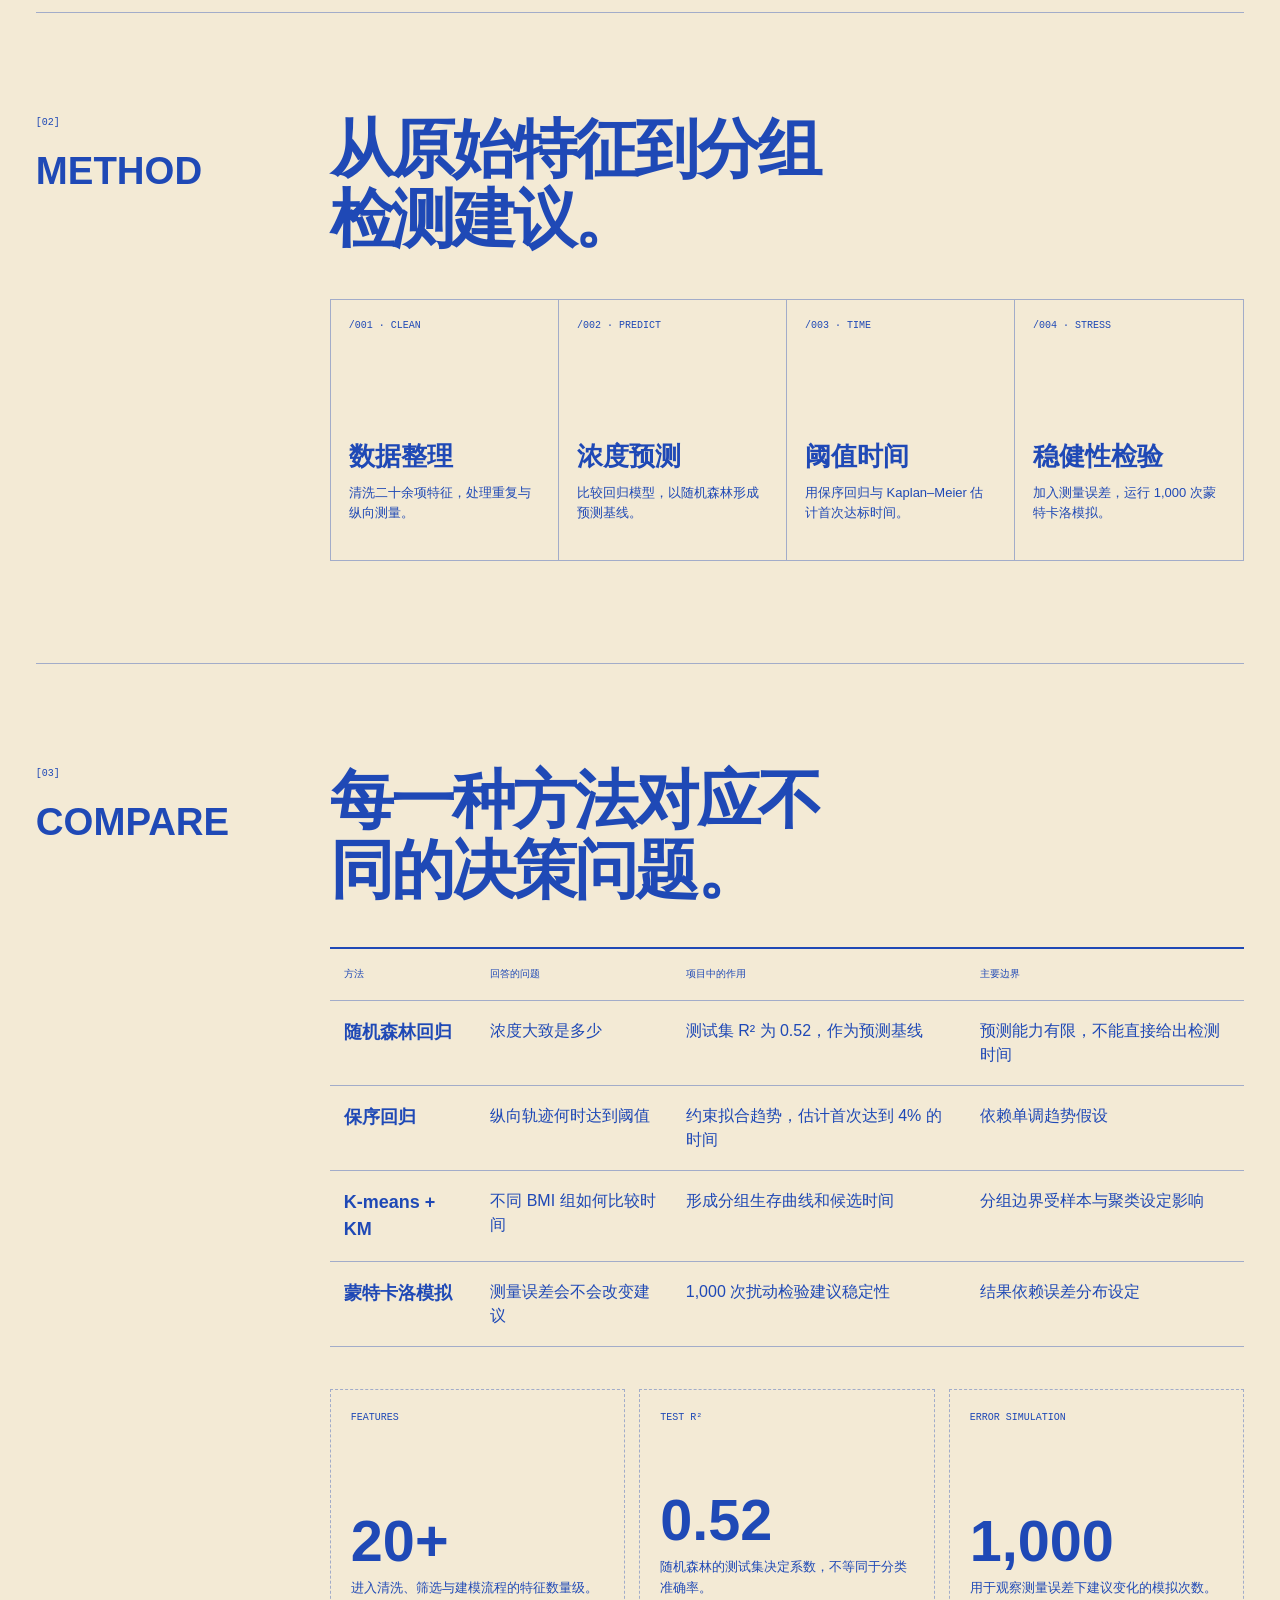
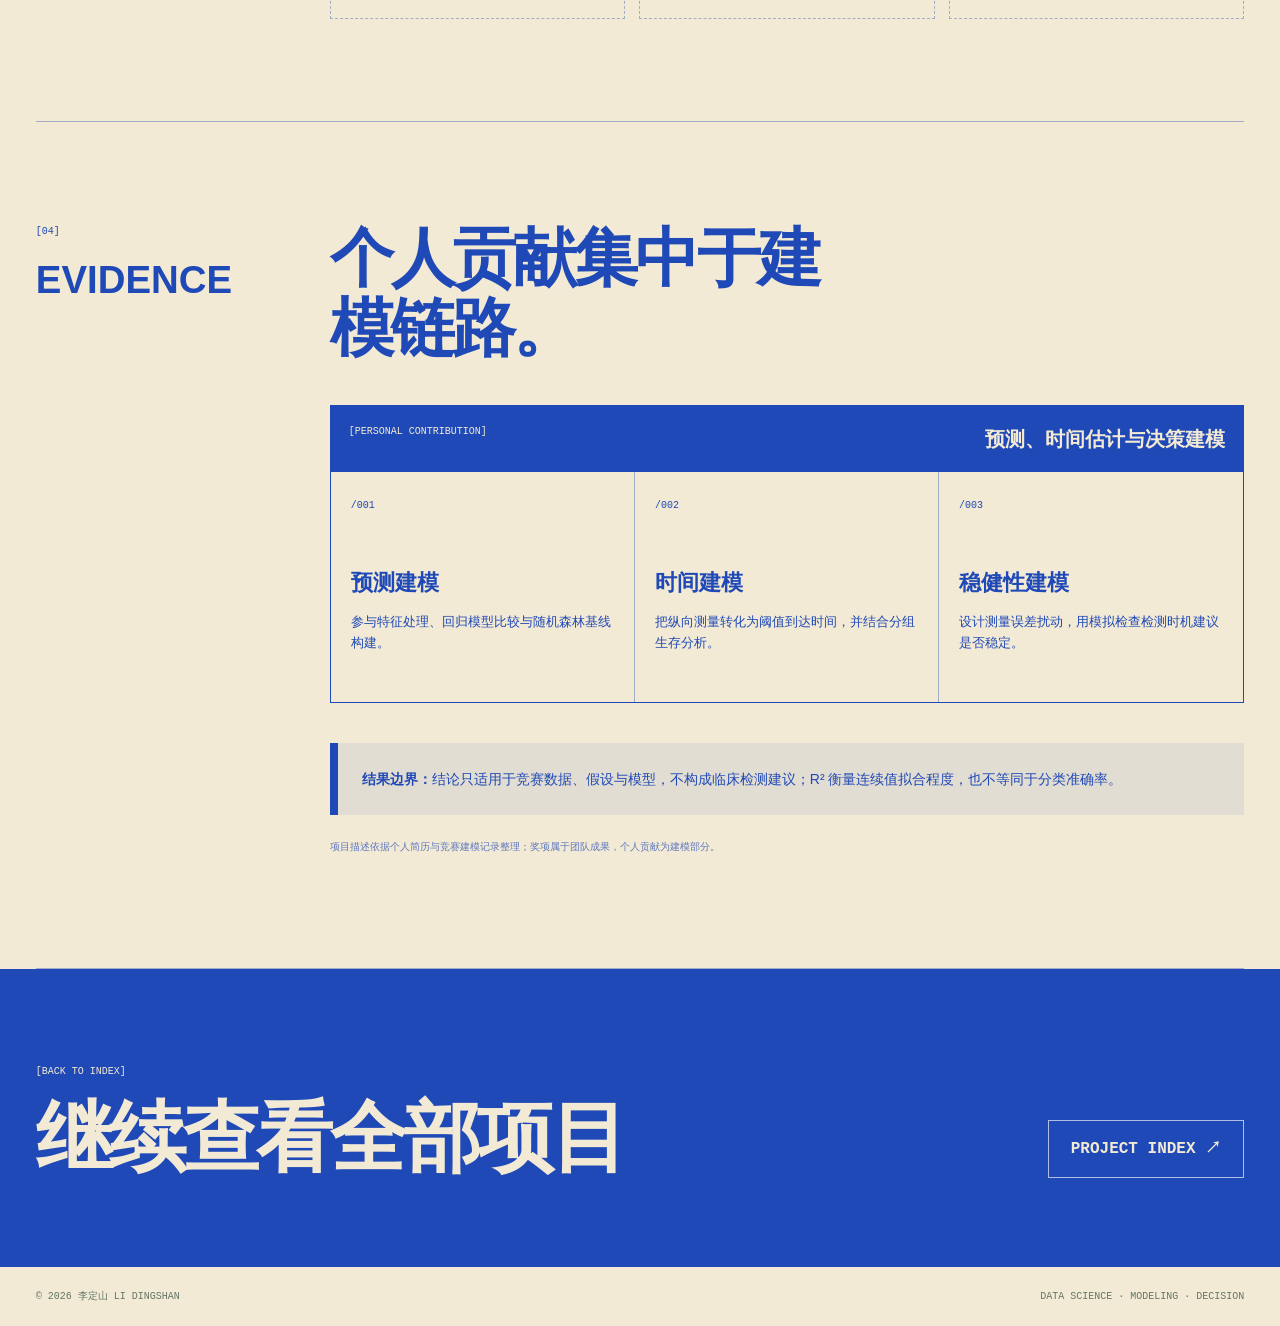
<file: projects/nipt.html>
<!doctype html>
<html lang="zh-CN" class="no-js">
<head>
  <meta charset="utf-8"><meta name="viewport" content="width=device-width,initial-scale=1">
  <meta name="description" content="结合回归、纵向数据处理、生存分析和分组方法，研究检测阈值与测量误差下的检测时间决策。">
  <meta name="theme-color" content="#1f49b6"><title>从浓度预测到检测时机选择 | 李定山 LI Dingshan</title>
  <link rel="stylesheet" href="../style.css"><link rel="stylesheet" href="../project.css"><link rel="icon" href="../favicon.svg" type="image/svg+xml">
  <link rel="canonical" href="https://woshanli351-afk.github.io/projects/nipt.html"><meta property="og:type" content="website"><meta property="og:url" content="https://woshanli351-afk.github.io/projects/nipt.html"><meta property="og:site_name" content="李定山 LI Dingshan · 数据科学">
</head>
<body class="case-page">
  <a class="skip" href="#main">跳到正文</a><div class="scroll-progress" aria-hidden="true"><span></span></div>
  <header class="case-header">
    <a class="case-brand" href="../index.html"><span>LI DINGSHAN</span><small>李定山 · DATA SCIENCE</small></a>
    <nav aria-label="主导航"><a href="../index.html">主页</a><a href="../index.html#honors">荣誉</a><a href="../index.html#projects">项目</a><a href="../index.html#contact">联系</a></nav>
  </header>

  <main id="main">
    <section class="case-hero">
      <a class="back-link" href="../index.html#projects">← 返回项目索引</a>
      <div class="case-heading reveal">
        <p class="case-label">[CASE 03] MODELING · TIMING DECISION</p>
        <h1 class="case-display">TIMING<br><span class="outline">DECISION</span></h1>
        <h2 class="case-title">从浓度预测到检测时机选择</h2>
        <p class="case-summary">连接回归、纵向数据、生存分析与分组决策，研究阈值和测量误差如何改变建议检测时间。</p>
      </div>
      <div class="hero-art reveal" aria-label="浓度预测与检测时机选择示意图">
        <svg viewBox="0 0 800 520" role="img" aria-label="浓度预测与检测时机选择的抽象图">
          <path d="M70 430H745M70 430V70" stroke="currentColor" stroke-width="2"/><path class="draw" d="M70 400C215 384 231 286 347 269s137-12 207-102 134-70 191-79" fill="none" stroke="currentColor" stroke-width="5"/>
          <path d="M70 413C200 401 287 347 380 324s119-47 179-103 125-99 186-115" fill="none" stroke="currentColor" stroke-width="2"/><path d="M70 246H745" stroke="currentColor" stroke-width="2" stroke-dasharray="5 7"/>
          <circle class="node" cx="386" cy="318" r="18"/><text x="402" y="309">DECISION POINT</text><text x="75" y="232">THRESHOLD</text>
        </svg><span class="art-caption"><span>PREDICT → GROUP → DECIDE</span><span>/003</span></span>
      </div>
      <div class="case-meta reveal">
        <p><span>PREDICTION</span><strong>R² 0.52</strong></p>
        <p><span>ROBUSTNESS</span><strong>1,000 RUNS</strong></p>
        <p><span>OFFICIAL HONOR</span><strong>省三等奖</strong></p>
      </div>
    </section>

    <section class="award-banner reveal"><span>[HONOR]</span><strong>2025 全国大学生数学建模竞赛 · 广东赛区</strong><em>本科组三等奖</em></section>

    <div class="case-content">
      <section class="case-section" id="problem">
        <div class="section-index reveal"><span>[01]</span><strong>PROBLEM</strong></div>
        <div class="section-body reveal">
          <h2>预测浓度只是中间步骤，真正的问题是何时检测。</h2>
          <p class="lead">竞赛数据包含重复测量与二十余项特征。项目需要估计首次达到 4% 阈值的时间，再为不同人群分组形成检测时机建议。</p>
          <p class="detail-copy">这使问题同时涉及连续值预测、纵向轨迹、删失数据和决策稳定性。单一回归结果不能直接回答“何时检测”，必须把模型输出继续转化为时间与风险判断。</p>
        </div>
      </section>

      <section class="case-section" id="method">
        <div class="section-index reveal"><span>[02]</span><strong>METHOD</strong></div>
        <div class="section-body reveal">
          <h2>从原始特征到分组检测建议。</h2>
          <div class="process-flow">
            <article class="process-step reveal"><span>/001 · CLEAN</span><h3>数据整理</h3><p>清洗二十余项特征，处理重复与纵向测量。</p></article>
            <article class="process-step reveal"><span>/002 · PREDICT</span><h3>浓度预测</h3><p>比较回归模型，以随机森林形成预测基线。</p></article>
            <article class="process-step reveal"><span>/003 · TIME</span><h3>阈值时间</h3><p>用保序回归与 Kaplan–Meier 估计首次达标时间。</p></article>
            <article class="process-step reveal"><span>/004 · STRESS</span><h3>稳健性检验</h3><p>加入测量误差，运行 1,000 次蒙特卡洛模拟。</p></article>
          </div>
        </div>
      </section>

      <section class="case-section" id="comparison">
        <div class="section-index reveal"><span>[03]</span><strong>COMPARE</strong></div>
        <div class="section-body reveal">
          <h2>每一种方法对应不同的决策问题。</h2>
          <table class="comparison">
            <thead><tr><th>方法</th><th>回答的问题</th><th>项目中的作用</th><th>主要边界</th></tr></thead>
            <tbody>
              <tr><td>随机森林回归</td><td>浓度大致是多少</td><td>测试集 R² 为 0.52，作为预测基线</td><td>预测能力有限，不能直接给出检测时间</td></tr>
              <tr><td>保序回归</td><td>纵向轨迹何时达到阈值</td><td>约束拟合趋势，估计首次达到 4% 的时间</td><td>依赖单调趋势假设</td></tr>
              <tr><td>K-means + KM</td><td>不同 BMI 组如何比较时间</td><td>形成分组生存曲线和候选时间</td><td>分组边界受样本与聚类设定影响</td></tr>
              <tr><td>蒙特卡洛模拟</td><td>测量误差会不会改变建议</td><td>1,000 次扰动检验建议稳定性</td><td>结果依赖误差分布设定</td></tr>
            </tbody>
          </table>
          <div class="result-grid">
            <article class="result-card reveal"><span>FEATURES</span><strong>20+</strong><p>进入清洗、筛选与建模流程的特征数量级。</p></article>
            <article class="result-card reveal"><span>TEST R²</span><strong>0.52</strong><p>随机森林的测试集决定系数，不等同于分类准确率。</p></article>
            <article class="result-card reveal"><span>ERROR SIMULATION</span><strong>1,000</strong><p>用于观察测量误差下建议变化的模拟次数。</p></article>
          </div>
        </div>
      </section>

      <section class="case-section" id="evidence">
        <div class="section-index reveal"><span>[04]</span><strong>EVIDENCE</strong></div>
        <div class="section-body reveal">
          <h2>个人贡献集中于建模链路。</h2>
          <div class="contribution-box reveal">
            <div class="contribution-head"><span>[PERSONAL CONTRIBUTION]</span><strong>预测、时间估计与决策建模</strong></div>
            <ul class="evidence-list">
              <li><span>/001</span><strong>预测建模</strong><p>参与特征处理、回归模型比较与随机森林基线构建。</p></li>
              <li><span>/002</span><strong>时间建模</strong><p>把纵向测量转化为阈值到达时间，并结合分组生存分析。</p></li>
              <li><span>/003</span><strong>稳健性建模</strong><p>设计测量误差扰动，用模拟检查检测时机建议是否稳定。</p></li>
            </ul>
          </div>
          <div class="boundary"><strong>结果边界：</strong>结论只适用于竞赛数据、假设与模型，不构成临床检测建议；R² 衡量连续值拟合程度，也不等同于分类准确率。</div>
          <p class="source-note">项目描述依据个人简历与竞赛建模记录整理；奖项属于团队成果，个人贡献为建模部分。</p>
        </div>
      </section>
    </div>

    <section class="case-next"><div><span>[BACK TO INDEX]</span><h2>继续查看全部项目</h2></div><a href="../index.html#projects">PROJECT INDEX ↗</a></section>
  </main>
  <footer class="case-footer"><span>© 2026 李定山 LI DINGSHAN</span><span>DATA SCIENCE · MODELING · DECISION</span></footer>
  <script src="../project.js" defer></script>
</body>
</html>
</file>
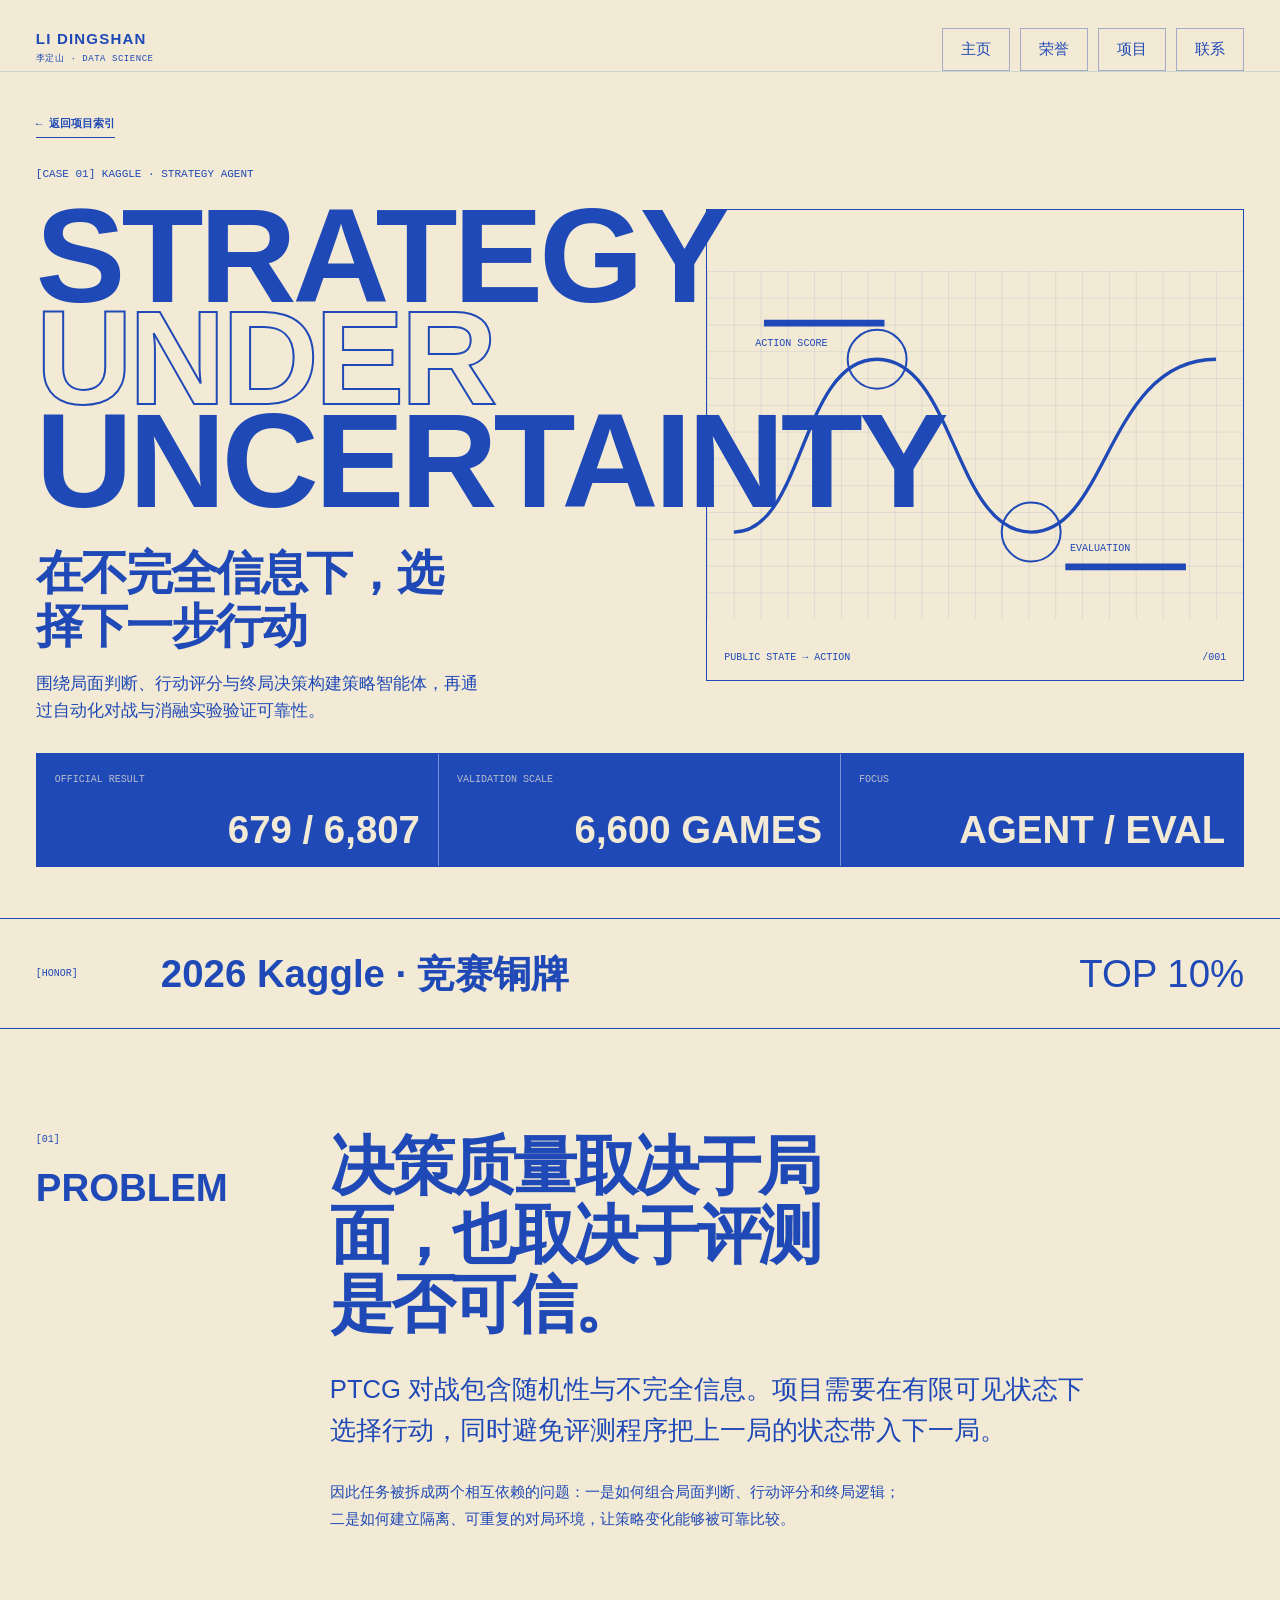
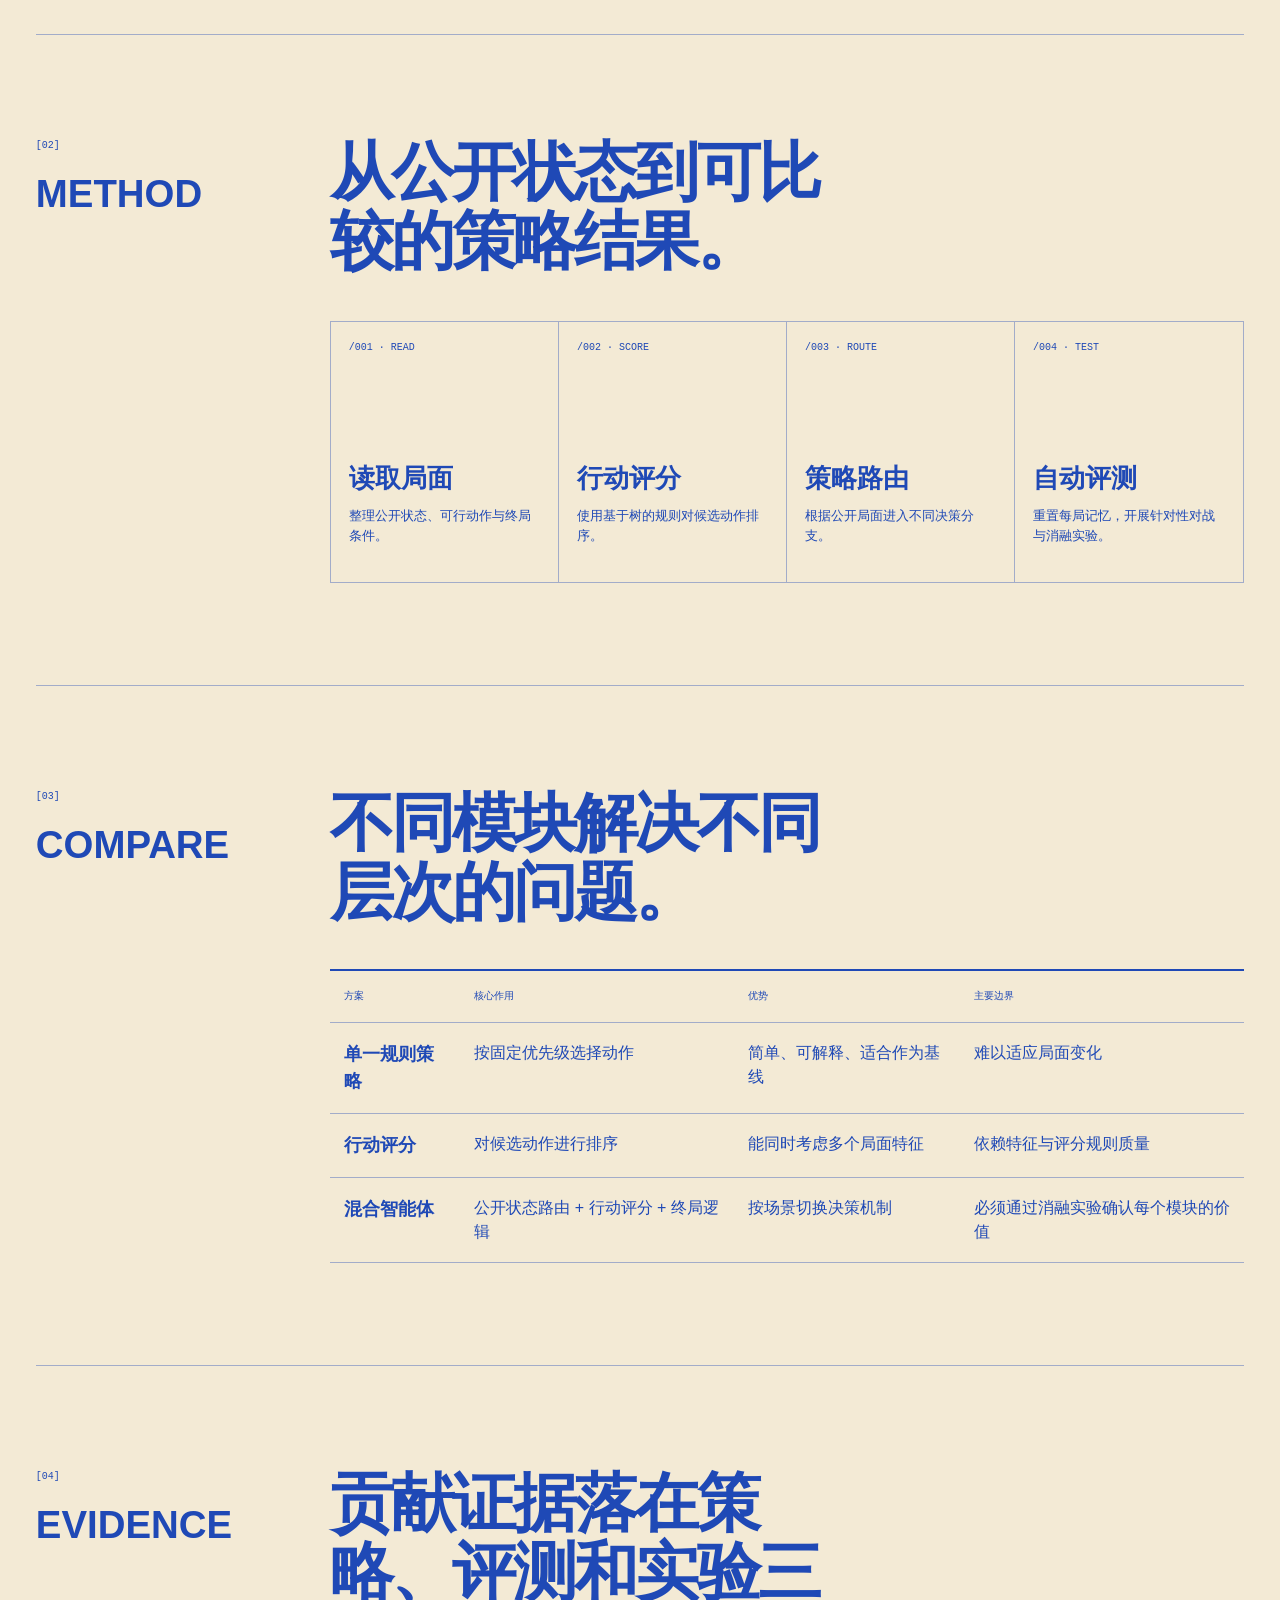
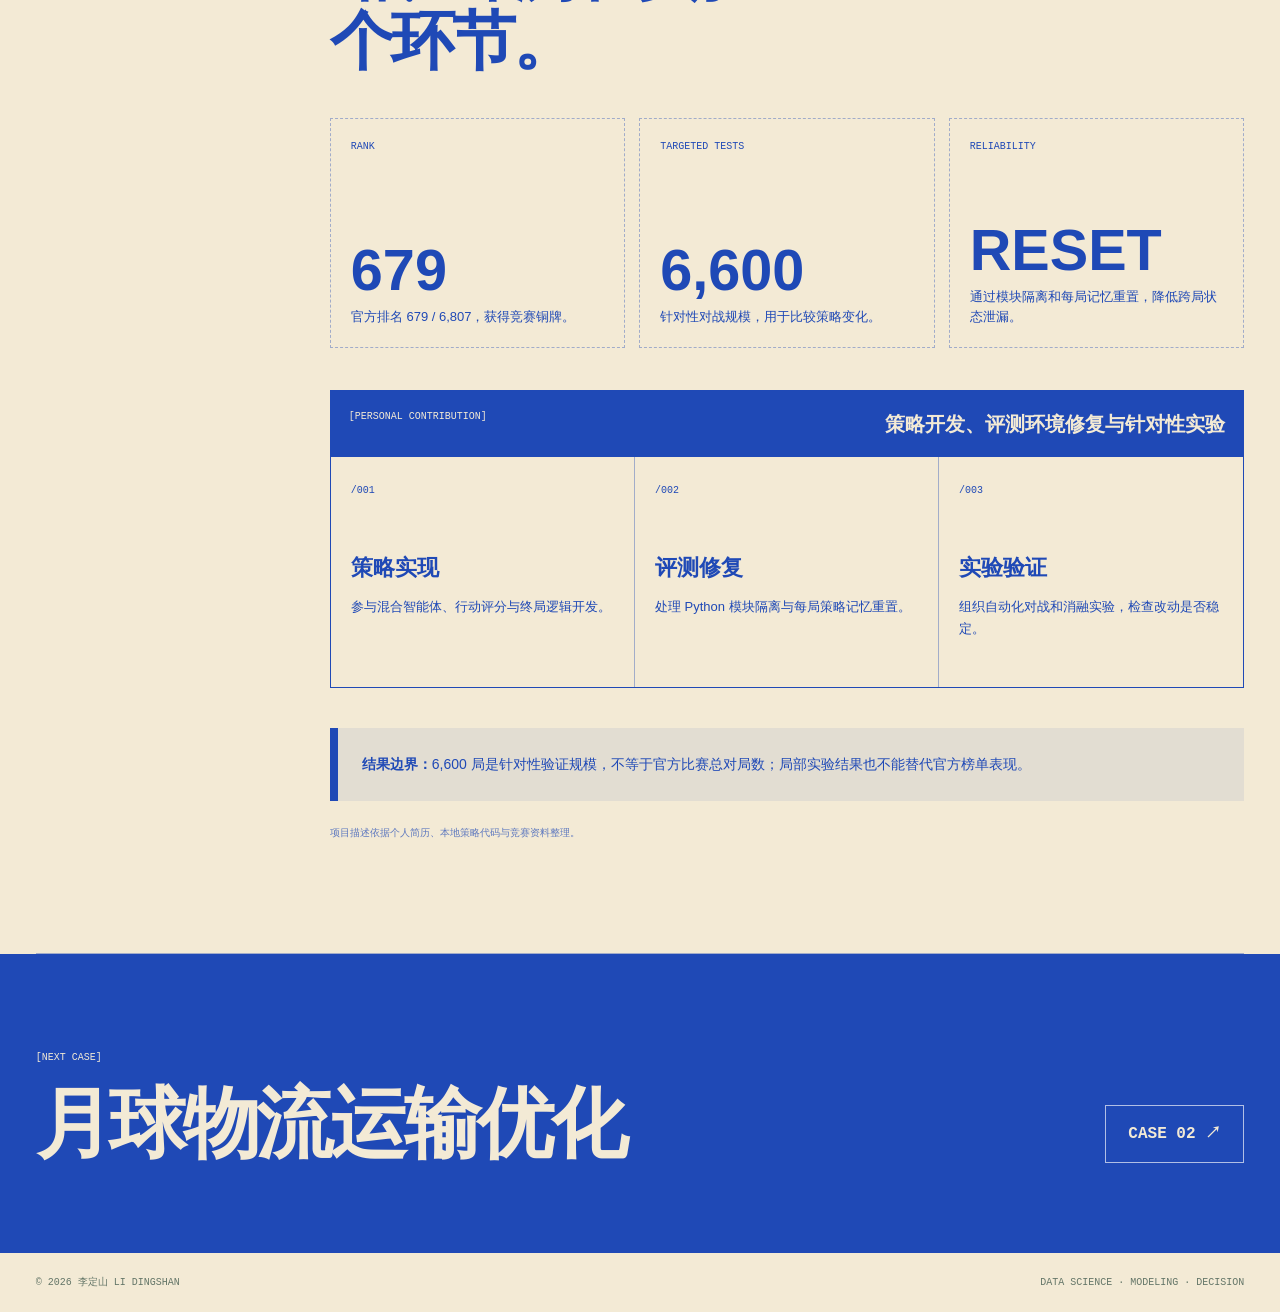
<file: projects/ptcg.html>
<!doctype html>
<html lang="zh-CN" class="no-js">
<head>
  <meta charset="utf-8"><meta name="viewport" content="width=device-width,initial-scale=1">
  <meta name="description" content="围绕 PTCG 对战构建策略智能体，结合行动评分、对局路由与终局决策，并通过评测环境修复和消融实验检查策略可靠性。">
  <meta name="theme-color" content="#1f49b6"><title>在不完全信息下，选择下一步行动 | 李定山 LI Dingshan</title>
  <link rel="stylesheet" href="../style.css"><link rel="stylesheet" href="../project.css"><link rel="icon" href="../favicon.svg" type="image/svg+xml">
  <link rel="canonical" href="https://woshanli351-afk.github.io/projects/ptcg.html"><meta property="og:type" content="website"><meta property="og:url" content="https://woshanli351-afk.github.io/projects/ptcg.html"><meta property="og:site_name" content="李定山 LI Dingshan · 数据科学">
</head>
<body class="case-page">
  <a class="skip" href="#main">跳到正文</a><div class="scroll-progress" aria-hidden="true"><span></span></div>
  <header class="case-header">
    <a class="case-brand" href="../index.html"><span>LI DINGSHAN</span><small>李定山 · DATA SCIENCE</small></a>
    <nav aria-label="主导航"><a href="../index.html">主页</a><a href="../index.html#honors">荣誉</a><a href="../index.html#projects">项目</a><a href="../index.html#contact">联系</a></nav>
  </header>

  <main id="main">
    <section class="case-hero">
      <a class="back-link" href="../index.html#projects">← 返回项目索引</a>
      <div class="case-heading reveal">
        <p class="case-label">[CASE 01] KAGGLE · STRATEGY AGENT</p>
        <h1 class="case-display">STRATEGY<br><span class="outline">UNDER</span><br>UNCERTAINTY</h1>
        <h2 class="case-title">在不完全信息下，选择下一步行动</h2>
        <p class="case-summary">围绕局面判断、行动评分与终局决策构建策略智能体，再通过自动化对战与消融实验验证可靠性。</p>
      </div>
      <div class="hero-art reveal" aria-label="策略决策与对局评测示意图">
        <svg viewBox="0 0 800 520" role="img" aria-label="策略决策与对局评测的抽象图">
          <defs><pattern id="grid-ptcg" width="40" height="40" patternUnits="userSpaceOnUse"><path d="M40 0H0V40" fill="none" stroke="currentColor" stroke-width="1" opacity=".3"/></pattern></defs>
          <rect width="800" height="520" fill="url(#grid-ptcg)"/><path class="draw" d="M40 390C145 390 139 132 254 132s115 258 230 258 113-258 276-258" fill="none" stroke="currentColor" stroke-width="5"/>
          <circle cx="254" cy="132" r="44" fill="none" stroke="currentColor" stroke-width="3"/><circle cx="484" cy="390" r="44" fill="none" stroke="currentColor" stroke-width="3"/>
          <path d="M85 78h180M535 442h180" stroke="currentColor" stroke-width="10"/><text x="72" y="112">ACTION SCORE</text><text x="542" y="418">EVALUATION</text>
        </svg><span class="art-caption"><span>PUBLIC STATE → ACTION</span><span>/001</span></span>
      </div>
      <div class="case-meta reveal">
        <p><span>OFFICIAL RESULT</span><strong>679 / 6,807</strong></p>
        <p><span>VALIDATION SCALE</span><strong>6,600 GAMES</strong></p>
        <p><span>FOCUS</span><strong>AGENT / EVAL</strong></p>
      </div>
    </section>

    <section class="award-banner reveal"><span>[HONOR]</span><strong>2026 Kaggle · 竞赛铜牌</strong><em>TOP 10%</em></section>

    <div class="case-content">
      <section class="case-section" id="problem">
        <div class="section-index reveal"><span>[01]</span><strong>PROBLEM</strong></div>
        <div class="section-body reveal">
          <h2>决策质量取决于局面，也取决于评测是否可信。</h2>
          <p class="lead">PTCG 对战包含随机性与不完全信息。项目需要在有限可见状态下选择行动，同时避免评测程序把上一局的状态带入下一局。</p>
          <p class="detail-copy">因此任务被拆成两个相互依赖的问题：一是如何组合局面判断、行动评分和终局逻辑；二是如何建立隔离、可重复的对局环境，让策略变化能够被可靠比较。</p>
        </div>
      </section>

      <section class="case-section" id="method">
        <div class="section-index reveal"><span>[02]</span><strong>METHOD</strong></div>
        <div class="section-body reveal">
          <h2>从公开状态到可比较的策略结果。</h2>
          <div class="process-flow">
            <article class="process-step reveal"><span>/001 · READ</span><h3>读取局面</h3><p>整理公开状态、可行动作与终局条件。</p></article>
            <article class="process-step reveal"><span>/002 · SCORE</span><h3>行动评分</h3><p>使用基于树的规则对候选动作排序。</p></article>
            <article class="process-step reveal"><span>/003 · ROUTE</span><h3>策略路由</h3><p>根据公开局面进入不同决策分支。</p></article>
            <article class="process-step reveal"><span>/004 · TEST</span><h3>自动评测</h3><p>重置每局记忆，开展针对性对战与消融实验。</p></article>
          </div>
        </div>
      </section>

      <section class="case-section" id="comparison">
        <div class="section-index reveal"><span>[03]</span><strong>COMPARE</strong></div>
        <div class="section-body reveal">
          <h2>不同模块解决不同层次的问题。</h2>
          <table class="comparison">
            <thead><tr><th>方案</th><th>核心作用</th><th>优势</th><th>主要边界</th></tr></thead>
            <tbody>
              <tr><td>单一规则策略</td><td>按固定优先级选择动作</td><td>简单、可解释、适合作为基线</td><td>难以适应局面变化</td></tr>
              <tr><td>行动评分</td><td>对候选动作进行排序</td><td>能同时考虑多个局面特征</td><td>依赖特征与评分规则质量</td></tr>
              <tr><td>混合智能体</td><td>公开状态路由 + 行动评分 + 终局逻辑</td><td>按场景切换决策机制</td><td>必须通过消融实验确认每个模块的价值</td></tr>
            </tbody>
          </table>
        </div>
      </section>

      <section class="case-section" id="evidence">
        <div class="section-index reveal"><span>[04]</span><strong>EVIDENCE</strong></div>
        <div class="section-body reveal">
          <h2>贡献证据落在策略、评测和实验三个环节。</h2>
          <div class="result-grid">
            <article class="result-card reveal"><span>RANK</span><strong>679</strong><p>官方排名 679 / 6,807，获得竞赛铜牌。</p></article>
            <article class="result-card reveal"><span>TARGETED TESTS</span><strong>6,600</strong><p>针对性对战规模，用于比较策略变化。</p></article>
            <article class="result-card reveal"><span>RELIABILITY</span><strong>RESET</strong><p>通过模块隔离和每局记忆重置，降低跨局状态泄漏。</p></article>
          </div>
          <div class="contribution-box reveal">
            <div class="contribution-head"><span>[PERSONAL CONTRIBUTION]</span><strong>策略开发、评测环境修复与针对性实验</strong></div>
            <ul class="evidence-list">
              <li><span>/001</span><strong>策略实现</strong><p>参与混合智能体、行动评分与终局逻辑开发。</p></li>
              <li><span>/002</span><strong>评测修复</strong><p>处理 Python 模块隔离与每局策略记忆重置。</p></li>
              <li><span>/003</span><strong>实验验证</strong><p>组织自动化对战和消融实验，检查改动是否稳定。</p></li>
            </ul>
          </div>
          <div class="boundary"><strong>结果边界：</strong>6,600 局是针对性验证规模，不等于官方比赛总对局数；局部实验结果也不能替代官方榜单表现。</div>
          <p class="source-note">项目描述依据个人简历、本地策略代码与竞赛资料整理。</p>
        </div>
      </section>
    </div>

    <section class="case-next"><div><span>[NEXT CASE]</span><h2>月球物流运输优化</h2></div><a href="logistics.html">CASE 02 ↗</a></section>
  </main>
  <footer class="case-footer"><span>© 2026 李定山 LI DINGSHAN</span><span>DATA SCIENCE · MODELING · DECISION</span></footer>
  <script src="../project.js" defer></script>
</body>
</html>
</file>
<file: style.css>
*{box-sizing:border-box}html{scroll-behavior:smooth}body{margin:0;background:#f6f5f0;color:#17392f;font-family:-apple-system,BlinkMacSystemFont,"PingFang SC","Microsoft YaHei",sans-serif;line-height:1.8}a{color:inherit;text-decoration:none}a:hover{text-decoration:underline}a:focus-visible{outline:3px solid #b4542c;outline-offset:5px}.wrap{max-width:1120px;margin:auto;padding:0 36px}header{display:flex;justify-content:space-between;align-items:center;padding:28px 0;border-bottom:1px solid #cdd4ca}nav{display:flex;gap:26px;font-size:14px}.brand{font-weight:750;letter-spacing:1px}.eyebrow{font-size:12px;letter-spacing:2px;text-transform:uppercase;color:#647668}.hero{padding:90px 0 74px;display:grid;grid-template-columns:1.5fr 1fr;gap:60px;align-items:center}h1{font-size:clamp(36px,5.5vw,64px);line-height:1.22;font-weight:600;letter-spacing:-2px;margin:20px 0 26px}h1 em{font-style:normal;color:#ae512f}.intro{max-width:610px;color:#53665b;font-size:17px}.pill{font-size:12px;border:1px solid #bac9b8;padding:7px 12px;border-radius:20px;display:inline-block}.button{display:inline-block;padding:12px 22px;background:#17392f;color:white;margin:22px 12px 0 0;border-radius:3px}.button.secondary{background:transparent;border:1px solid #a3b09f;color:#17392f}.diagram{background:#e8ece2;padding:34px;border-radius:3px;position:relative}.diagram .step{padding:18px 0;border-bottom:1px solid #c4cebc;display:flex;gap:18px}.diagram b{font-size:19px}.diagram small{display:block;color:#647668}.num{font-size:12px;color:#ae512f;padding-top:6px}.diagram .note{margin-top:24px;font-size:12px;color:#647668}.section{padding:64px 0;border-top:1px solid #cdd4ca}.section-head{display:flex;align-items:baseline;justify-content:space-between;gap:20px;margin-bottom:30px}h2{font-size:30px;line-height:1.4;margin:0 0 16px;font-weight:600}h3{font-size:23px;line-height:1.4;margin:10px 0 16px}.muted{color:#647668}.project{display:grid;grid-template-columns:80px 1fr 200px;gap:24px;padding:34px 0;border-bottom:1px solid #d5dbd0}.project:first-of-type{padding-top:12px}.project p{max-width:660px;color:#53665b}.index{font-size:32px;color:#a4af9c}.metric{align-self:center;border-left:1px solid #cdd4ca;padding-left:25px}.metric strong{font-size:27px;font-weight:500;display:block}.metric span{font-size:12px;color:#647668}.tags{font-size:12px;word-spacing:10px;color:#647668}.more{font-size:14px;font-weight:650;color:#a64c29}.about{display:grid;grid-template-columns:1fr 1.3fr;gap:70px}.timeline{padding:18px 0;border-bottom:1px solid #d5dbd0}.timeline small{display:block;color:#647668}.contact{background:#17392f;color:#f6f5f0;padding:45px;border-radius:3px}.contact p{color:#c3d0c2}.contact a{font-size:clamp(16px,3vw,25px);overflow-wrap:anywhere;border-bottom:1px solid #a9b7a4}footer{padding:30px 0;color:#647668;font-size:12px;display:flex;justify-content:space-between}.article{max-width:800px;margin:auto;padding:60px 0}.article h1{font-size:44px}.article h2{font-size:25px;margin-top:40px}.article li{margin:10px 0}.callout{padding:22px;background:#e8ece2;border-left:3px solid #ae512f}.skip{position:absolute;left:-9999px}.skip:focus{left:10px;top:10px;background:white;padding:10px}@media(max-width:720px){.wrap{padding:0 22px}header{align-items:flex-start;gap:15px}nav{gap:14px;font-size:12px}.brand{font-size:13px}.hero{grid-template-columns:1fr;gap:30px;padding:50px 0}.diagram{padding:24px}.section{padding:44px 0}.section-head{display:block}.project{grid-template-columns:35px 1fr;gap:14px}.index{font-size:23px}.metric{grid-column:2;padding-left:0;border-left:0}.metric strong{font-size:23px}.about{grid-template-columns:1fr;gap:24px}.contact{padding:28px 22px}.article h1{font-size:34px}footer{display:block}h1{letter-spacing:-1px}}@media(prefers-reduced-motion:reduce){html{scroll-behavior:auto}}
.metric.award{padding:20px 16px 20px 22px;background:#f0e7da;border-left:3px solid #ae512f;border-radius:0 4px 4px 0}.metric.award .award-label{display:block;color:#85502f;font-size:11px;letter-spacing:2px;margin-bottom:8px}.metric.award strong{color:#934322;font-size:25px;font-weight:700;line-height:1.4}.metric.award .award-name{display:block;color:#624f40;margin-top:8px;line-height:1.6}.metric.award .award-detail{display:block;border-top:1px solid #d9cbbb;margin-top:16px;padding-top:12px;font-size:11px;color:#665e52}@media(max-width:720px){.metric.award{padding:16px 20px}.metric.award strong{font-size:24px}}

.honors-grid{display:grid;grid-template-columns:repeat(3,1fr);gap:18px}.honor{display:flex;flex-direction:column;padding:28px 24px;background:#f0e7da;border-top:3px solid #ae512f;border-radius:0 0 4px 4px;transition:background .15s}.honor:hover{background:#eaddcb;text-decoration:none}.honor-year{font-size:12px;letter-spacing:1px;color:#85502f}.honor h3{font-size:27px;color:#934322;margin:18px 0 5px}.honor p{font-size:13px;color:#53665b;margin:8px 0 22px}.honor .honor-result{font-size:20px;color:#17392f;margin:0 0 12px}.honor .more{margin-top:auto}.honors-note{font-size:12px;color:#647668;margin-top:20px}.award-proof{padding:20px 24px;border-left:3px solid #ae512f;background:#f0e7da;color:#704a31}.award-proof a{text-decoration:underline;font-size:14px}@media(max-width:720px){.honors-grid{grid-template-columns:1fr}.honor{padding:22px}.honor h3{font-size:25px}header{flex-wrap:wrap}nav{flex-wrap:wrap;gap:16px}}

.name-en{font-size:12px;font-weight:500;letter-spacing:0}.contact-method{margin-top:22px}.contact-method>span{display:block;font-size:12px;color:#c3d0c2;margin-bottom:5px}
</file>
<file: home.css>
:root{--paper:#f3ead5;--blue:#1f49b6;--line:rgba(31,73,182,.38);--white:#fffaf0;--mono:"SFMono-Regular",Consolas,"Liberation Mono","PingFang SC",monospace;--sans:Inter,"Arial Narrow","PingFang SC","Microsoft YaHei",sans-serif;--display:Impact,"Arial Narrow","PingFang SC","Microsoft YaHei",sans-serif}
html{scroll-padding-top:88px}
body.home{margin:0;background:var(--paper);color:var(--blue);font-family:var(--mono);line-height:1.45;overflow-x:hidden}
.home a:hover{text-decoration:none}.home .skip{z-index:200}.home *::selection{background:var(--blue);color:var(--paper)}
.scroll-progress{position:fixed;left:0;right:0;top:0;height:3px;z-index:150}.scroll-progress span{display:block;width:100%;height:100%;background:var(--blue);transform:scaleX(0);transform-origin:left}
.home-header{position:relative;z-index:20;display:flex;align-items:flex-start;justify-content:space-between;padding:28px 2.8vw 0;border:0}.home-brand{display:grid;gap:2px;font-family:var(--sans);font-size:15px;font-weight:900;letter-spacing:.08em}.home-brand small{font-family:var(--mono);font-size:9px;font-weight:400;letter-spacing:.06em}.home-header nav{display:flex;gap:10px}.home-header nav a{border:1px solid var(--line);padding:9px 18px;font-family:var(--display);font-size:15px;letter-spacing:.03em;text-transform:uppercase;transition:background .2s,color .2s,transform .2s}.home-header nav a:hover,.home-header nav a.active{background:var(--blue);color:var(--paper);transform:translateY(-2px)}
.landing{min-height:calc(100vh - 76px);padding:1.5vw 2.8vw 2.8vw;display:grid;grid-template-columns:minmax(0,1.1fr) minmax(280px,.9fr);grid-template-rows:auto 1fr auto;gap:30px 5vw}.masthead{grid-column:1/-1;margin:0;overflow:hidden;font-family:var(--display);font-size:clamp(84px,15.3vw,258px);font-weight:900;line-height:.78;letter-spacing:-.055em;white-space:nowrap}.masthead-line{display:block;transform-origin:left bottom}.js .masthead-line{animation:masthead-in 1s cubic-bezier(.18,.8,.22,1) both}@keyframes masthead-in{from{transform:translateY(110%) skewY(2deg)}to{transform:none}}
.landing-copy{align-self:start;max-width:560px}.bracket-label,.chapter-kicker{margin:0 0 17px;font-size:12px;letter-spacing:.04em}.statement{margin:0 0 28px;max-width:46ch;font-size:clamp(14px,1.35vw,19px);line-height:1.45}.solid-link{display:inline-flex;align-items:center;justify-content:space-between;gap:45px;min-width:240px;padding:15px 18px;background:var(--blue);color:var(--paper);font-family:var(--sans);font-weight:800}.solid-link:hover span{transform:translate(4px,4px)}.solid-link span{transition:transform .2s}
.landing-meta{justify-self:end;align-self:start;width:min(100%,410px);display:grid;gap:14px}.landing-meta p{display:grid;grid-template-columns:80px 1fr;gap:14px;margin:0;padding-bottom:12px;border-bottom:1px solid var(--line);font-size:11px}.landing-meta span{opacity:.65}
.hero-index{grid-column:1/-1;display:grid;grid-template-columns:repeat(12,1fr);align-self:end}.scroll-cue,.index-title{margin:0 0 8px;font-size:10px}.scroll-cue{grid-column:1/4}.index-title{grid-column:6/8;text-align:center}.scroll-cue.align-right{grid-column:10/13;text-align:right}.hero-index a{grid-column:span 3;min-height:128px;padding:15px;border:1px solid var(--line);border-right:0;display:flex;flex-direction:column;justify-content:space-between;transition:background .2s,color .2s}.hero-index a:nth-of-type(4){border-right:1px solid var(--line)}.hero-index a span{font-size:10px}.hero-index a strong{align-self:flex-end;font-family:var(--display);font-size:clamp(18px,2vw,31px);font-weight:900}.hero-index a:hover{background:var(--blue);color:var(--paper)}
.chapter{padding:9vw 2.8vw;border-top:1px solid var(--line)}.chapter-kicker{font-weight:500}.mega-heading{display:flex;justify-content:space-between;gap:2vw;margin:0 0 5vw;font-family:var(--display);font-size:clamp(66px,13vw,210px);line-height:.78;letter-spacing:-.03em}.mega-heading .outline{color:transparent;-webkit-text-stroke:2px var(--blue)}
.profile-grid{display:grid;grid-template-columns:32% 1fr;gap:3vw;border-top:1px solid var(--line);padding-top:24px}.profile-intro{padding-right:3vw;border-right:1px solid var(--line)}.profile-intro>p:last-child{max-width:38ch;margin:0;font-family:var(--sans);font-size:clamp(15px,1.4vw,20px);line-height:1.65}.method-grid{display:grid;grid-template-columns:repeat(3,1fr);gap:14px;margin:0;padding:0;list-style:none}.method-grid li{min-height:310px;padding:19px;border:1px dashed var(--line);display:flex;flex-direction:column}.method-no{align-self:flex-end;font-size:10px}.method-grid p{margin:35px 0 20px;font-family:var(--sans);font-size:14px;line-height:1.65}.method-grid strong{margin-top:auto;align-self:flex-end;text-align:right;font-family:var(--display);font-size:clamp(32px,3.6vw,58px);line-height:.92}.fact-strip{display:grid;grid-template-columns:repeat(3,1fr);margin-top:44px;border:1px solid var(--line);background:var(--blue);color:var(--paper)}.fact-strip p{min-height:105px;margin:0;padding:18px;display:flex;flex-direction:column;justify-content:space-between;border-right:1px solid rgba(255,255,255,.35)}.fact-strip p:last-child{border-right:0}.fact-strip span{font-size:10px;opacity:.7}.fact-strip strong{align-self:flex-end;font-family:var(--sans);font-size:14px}
.honors{padding-bottom:4vw}.section-intro{display:grid;grid-template-columns:1fr 1fr;align-items:end;margin-bottom:5vw}.section-intro>div>p:last-child{max-width:43ch;font-family:var(--sans);font-size:16px;line-height:1.7}.section-intro h2{margin:0;text-align:right;font-family:var(--display);font-size:clamp(74px,12vw,190px);line-height:.78}.honor-wall{border-top:2px solid var(--blue)}.honor-row{display:grid;grid-template-columns:70px 1.1fr 1.6fr 1fr 40px;gap:18px;align-items:center;padding:23px 12px;border-bottom:1px solid var(--line);transition:background .25s,color .25s,padding .25s}.honor-row:hover{padding-left:24px;background:var(--blue);color:var(--paper)}.honor-no,.honor-context,.honor-proof{font-size:11px}.honor-row strong{font-family:var(--sans);font-size:clamp(23px,3vw,46px);font-weight:900}.honor-proof{font-family:var(--display);font-size:clamp(18px,2vw,32px);text-transform:uppercase}.honor-arrow{font-size:22px;text-align:right}
.projects{padding-bottom:10vw}.projects-title{display:grid;grid-template-columns:1fr 1.2fr;grid-template-rows:auto auto;margin-bottom:10vw}.projects-title .chapter-kicker{grid-column:1}.projects-title h2{grid-column:2;grid-row:1/3;margin:0;text-align:right;font-family:var(--display);font-size:clamp(88px,14vw,220px);line-height:.72;letter-spacing:-.025em}.projects-title h2 span{color:transparent;-webkit-text-stroke:2px var(--blue)}.projects-title>p:last-child{grid-column:1;align-self:end;max-width:45ch;font-family:var(--sans);font-size:16px;line-height:1.7}
.project-showcase{display:grid;grid-template-columns:minmax(0,1.15fr) minmax(310px,.85fr);gap:5vw;align-items:end;margin-bottom:14vw}.project-showcase.reverse{grid-template-columns:minmax(310px,.85fr) minmax(0,1.15fr)}.project-showcase.reverse .project-art{order:2}.project-showcase.reverse .project-copy{order:1}.project-art{position:relative;display:block;min-height:420px;border:1px solid var(--blue);overflow:hidden;color:var(--blue);transform:translate3d(var(--shift-x,0),var(--shift-y,0),0);transition:transform .2s ease-out,background .35s,color .35s}.project-art svg{display:block;width:100%;height:100%;min-height:420px}.project-art text{font-family:var(--mono);font-size:15px;fill:currentColor}.art-tag{position:absolute;left:16px;right:16px;bottom:15px;display:flex;justify-content:space-between;font-size:10px}.project-art:hover{background:var(--blue);color:var(--paper)}.project-art .signal,.project-art .orbit,.project-art .curve{stroke-dasharray:1300;stroke-dashoffset:1300}.project-showcase.is-visible .signal,.project-showcase.is-visible .orbit,.project-showcase.is-visible .curve{animation:draw 1.8s .25s ease forwards}@keyframes draw{to{stroke-dashoffset:0}}.art-lunar .moon{fill:none;stroke:currentColor;stroke-width:2}.art-lunar .bars rect{fill:currentColor}.art-nipt circle{fill:var(--paper);stroke:currentColor;stroke-width:4}.project-art:hover.art-nipt circle{fill:var(--blue)}
.project-copy{padding-bottom:8px}.project-topline{display:flex;justify-content:space-between;gap:18px;padding-bottom:12px;border-bottom:1px solid var(--line);font-size:10px}.project-copy h3{margin:26px 0 20px;font-family:var(--sans);font-size:clamp(31px,4vw,64px);font-weight:900;line-height:1.12;letter-spacing:-.04em}.project-copy>p{font-family:var(--sans);font-size:15px;line-height:1.75}.project-result{display:flex;align-items:flex-end;gap:18px;margin:27px 0;padding:18px 0;border-top:1px solid var(--line);border-bottom:1px solid var(--line)}.project-result strong{font-family:var(--display);font-size:clamp(36px,5vw,80px);line-height:.8}.project-result span{max-width:180px;font-size:10px}.text-link{display:inline-block;font-weight:800;border-bottom:1px solid var(--blue);padding-bottom:4px}
.experience{display:grid;grid-template-columns:1fr 1.15fr;gap:7vw;background:var(--blue);color:var(--paper)}.experience-heading{position:sticky;top:95px;align-self:start}.experience-heading h2{margin:20px 0 0;font-family:var(--display);font-size:clamp(61px,9vw,140px);line-height:.82}.experience-list{border-top:1px solid rgba(255,255,255,.45)}.experience-list article{position:relative;padding:34px 10px;border-bottom:1px solid rgba(255,255,255,.45)}.experience-list article>span{position:absolute;right:8px;top:35px;font-size:10px}.experience-list small{font-size:10px;opacity:.7}.experience-list h3{margin:16px 0 12px;font-family:var(--sans);font-size:clamp(24px,3vw,44px)}.experience-list p{max-width:48ch;font-family:var(--sans);line-height:1.7;opacity:.86}
.contact-section{min-height:92vh;padding:8vw 2.8vw 3vw;display:grid;grid-template-columns:1fr 1.35fr;grid-template-rows:1fr auto;gap:4vw;border-top:1px solid var(--line)}.contact-copy{max-width:560px}.contact-copy>p:nth-child(2){font-family:var(--sans);font-size:clamp(18px,2vw,28px);line-height:1.5}.contact-copy>a{display:flex;justify-content:space-between;gap:20px;padding:15px 0;border-bottom:1px solid var(--line);font-family:var(--sans);font-weight:800;font-size:clamp(15px,2vw,26px);overflow-wrap:anywhere}.contact-copy>a:hover span{transform:translate(4px,-4px)}.contact-copy>a span{transition:transform .2s}.contact-title{align-self:end;margin:0;text-align:right;font-family:var(--display);font-size:clamp(92px,16vw,245px);line-height:.72;letter-spacing:-.035em}.contact-title span{color:transparent;-webkit-text-stroke:2px var(--blue)}.contact-links{grid-column:1/-1;display:flex;justify-content:flex-end;gap:10px}.contact-links a{border:1px solid var(--line);padding:10px 18px;font-size:11px}.contact-links a:hover{background:var(--blue);color:var(--paper)}.home-footer{display:flex;justify-content:space-between;padding:22px 2.8vw;border-top:1px solid var(--line);font-size:10px;color:var(--blue)}
.reveal{opacity:1;transform:none}.js .reveal{opacity:0;transform:translateY(45px);transition:opacity .75s ease,transform .75s cubic-bezier(.2,.75,.25,1)}.js .reveal.is-visible{opacity:1;transform:none}
@media(max-width:900px){.home-header{align-items:center}.home-brand small{display:none}.home-header nav a{padding:8px 10px;font-family:var(--mono);font-size:10px}.landing{grid-template-columns:1fr;grid-template-rows:auto auto auto 1fr;min-height:auto;padding-top:28px}.landing-copy,.landing-meta{justify-self:start}.hero-index{margin-top:40px}.profile-grid{grid-template-columns:1fr}.profile-intro{padding:0 0 28px;border-right:0;border-bottom:1px solid var(--line)}.method-grid{margin-top:26px}.method-grid li{min-height:260px}.project-showcase,.project-showcase.reverse{grid-template-columns:1fr}.project-showcase.reverse .project-art,.project-showcase.reverse .project-copy{order:initial}.experience{grid-template-columns:1fr}.experience-heading{position:static}.contact-section{grid-template-columns:1fr}.contact-title{grid-column:1;text-align:left}.contact-links{grid-column:1;justify-content:flex-start}}
@media(max-width:620px){html{scroll-padding-top:116px}.home-header{padding:18px 18px 0;align-items:flex-start}.home-brand span{font-size:12px}.home-header nav{max-width:210px;justify-content:flex-end;flex-wrap:wrap;gap:5px}.home-header nav a{padding:6px 8px}.landing{padding:28px 18px 22px;gap:26px}.masthead{font-size:20.1vw;line-height:.84;white-space:normal}.landing-meta{width:100%}.hero-index{grid-template-columns:1fr 1fr}.hero-index .scroll-cue,.hero-index .index-title{display:none}.hero-index a{grid-column:span 1;min-height:105px}.hero-index a:nth-of-type(2){border-right:1px solid var(--line)}.hero-index a:nth-of-type(3),.hero-index a:nth-of-type(4){border-top:0}.hero-index a strong{font-family:var(--mono);font-size:12px}.chapter{padding:80px 18px}.mega-heading{display:grid;font-size:22vw}.mega-heading span:nth-child(2){text-align:center}.mega-heading span:nth-child(3){text-align:right}.method-grid{grid-template-columns:1fr}.method-grid li{min-height:215px}.fact-strip{grid-template-columns:1fr}.fact-strip p{min-height:92px;border-right:0;border-bottom:1px solid rgba(255,255,255,.35)}.fact-strip p:last-child{border-bottom:0}.section-intro,.projects-title{grid-template-columns:1fr}.section-intro h2,.projects-title h2{grid-column:1;grid-row:auto;margin-top:35px;text-align:left}.projects-title>p:last-child{grid-column:1;margin-top:28px}.honor-row{grid-template-columns:42px 1fr 30px;gap:10px}.honor-row .honor-context{grid-column:2}.honor-row strong{grid-column:2}.honor-proof{grid-column:2}.honor-arrow{grid-column:3;grid-row:1/5}.project-showcase{gap:30px;margin-bottom:110px}.project-art,.project-art svg{min-height:300px}.project-copy h3{font-size:34px}.project-result{align-items:center}.project-result strong{font-size:45px}.experience{padding-top:80px}.contact-section{min-height:80vh;padding:80px 18px 24px}.contact-title{text-align:left;font-size:23vw}.contact-links{flex-wrap:wrap}.home-footer{display:grid;gap:8px;padding:20px 18px}}
@media(prefers-reduced-motion:reduce){.js .masthead-line,.js .reveal{animation:none;opacity:1;transform:none;transition:none}.project-showcase.is-visible .signal,.project-showcase.is-visible .orbit,.project-showcase.is-visible .curve{animation:none;stroke-dashoffset:0}.project-art{transform:none!important}}
</file>
<file: project.css>
:root{--paper:#f3ead5;--blue:#1f49b6;--line:rgba(31,73,182,.38);--white:#fffaf0;--mono:"SFMono-Regular",Consolas,"Liberation Mono","PingFang SC",monospace;--sans:Inter,"Arial Narrow","PingFang SC","Microsoft YaHei",sans-serif;--display:Impact,"Arial Narrow","PingFang SC","Microsoft YaHei",sans-serif}
html{scroll-behavior:smooth;scroll-padding-top:90px}
body.case-page{margin:0;background:var(--paper);color:var(--blue);font-family:var(--mono);line-height:1.5;overflow-x:hidden}
.case-page a{color:inherit;text-decoration:none}.case-page a:hover{text-decoration:none}.case-page *::selection{background:var(--blue);color:var(--paper)}
.case-page .skip{z-index:200}.scroll-progress{position:fixed;inset:0 0 auto;height:3px;z-index:150}.scroll-progress span{display:block;width:100%;height:100%;background:var(--blue);transform:scaleX(0);transform-origin:left}
.case-header{display:flex;justify-content:space-between;align-items:flex-start;padding:28px 2.8vw 0}.case-brand{display:grid;gap:2px;font-family:var(--sans);font-size:15px;font-weight:900;letter-spacing:.08em}.case-brand small{font-family:var(--mono);font-size:9px;font-weight:400;letter-spacing:.06em}.case-header nav{display:flex;gap:10px}.case-header nav a{border:1px solid var(--line);padding:9px 18px;font-family:var(--display);font-size:15px;transition:background .2s,color .2s,transform .2s}.case-header nav a:hover{background:var(--blue);color:var(--paper);transform:translateY(-2px)}
.case-hero{min-height:calc(100vh - 76px);padding:3.5vw 2.8vw 4vw;display:grid;grid-template-columns:minmax(0,1.06fr) minmax(340px,.94fr);grid-template-rows:auto 1fr auto;gap:28px 5vw}.back-link{grid-column:1/-1;display:inline-flex;width:max-content;align-items:center;gap:10px;border-bottom:1px solid var(--blue);padding-bottom:4px;font-size:11px;font-weight:700}.back-link:hover{gap:16px}.case-heading{align-self:center}.case-label{margin:0 0 22px;font-size:11px}.case-display{margin:0;font-family:var(--display);font-size:clamp(76px,10.5vw,172px);line-height:.76;letter-spacing:-.03em}.case-display .outline{color:transparent;-webkit-text-stroke:2px var(--blue)}.case-title{max-width:16ch;margin:35px 0 18px;font-family:var(--sans);font-size:clamp(28px,3.7vw,58px);font-weight:900;line-height:1.12;letter-spacing:-.04em}.case-summary{max-width:48ch;margin:0;font-family:var(--sans);font-size:clamp(14px,1.3vw,18px);line-height:1.65}
.hero-art{align-self:center;position:relative;min-height:470px;border:1px solid var(--blue);overflow:hidden}.hero-art svg{display:block;width:100%;height:100%;min-height:470px}.hero-art text{font-family:var(--mono);font-size:15px;fill:currentColor}.hero-art .draw{stroke-dasharray:1500;stroke-dashoffset:1500}.js .hero-art.is-visible .draw{animation:draw 1.8s .3s ease forwards}@keyframes draw{to{stroke-dashoffset:0}}.art-caption{position:absolute;left:17px;right:17px;bottom:15px;display:flex;justify-content:space-between;font-size:10px}.hero-art .moon{fill:none;stroke:currentColor;stroke-width:2}.hero-art .bars rect{fill:currentColor}.hero-art .node{fill:var(--paper);stroke:currentColor;stroke-width:4}
.case-meta{grid-column:1/-1;display:grid;grid-template-columns:repeat(3,1fr);background:var(--blue);color:var(--paper);border:1px solid var(--blue)}.case-meta p{min-height:112px;margin:0;padding:18px;display:flex;flex-direction:column;justify-content:space-between;border-right:1px solid rgba(255,255,255,.4)}.case-meta p:last-child{border-right:0}.case-meta span{font-size:10px;opacity:.72}.case-meta strong{align-self:flex-end;text-align:right;font-family:var(--display);font-size:clamp(24px,3vw,48px);line-height:.9}
.award-banner{display:grid;grid-template-columns:100px 1fr auto;align-items:center;gap:25px;padding:26px 2.8vw;border-top:1px solid var(--blue);border-bottom:1px solid var(--blue)}.award-banner span{font-size:10px}.award-banner strong{font-family:var(--sans);font-size:clamp(24px,3vw,46px);font-weight:900}.award-banner em{font-family:var(--display);font-size:clamp(22px,3vw,48px);font-style:normal;text-align:right}
.case-content{padding:0 2.8vw}.case-section{display:grid;grid-template-columns:230px 1fr;gap:5vw;padding:8vw 0;border-bottom:1px solid var(--line)}.section-index{align-self:start;position:sticky;top:35px}.section-index span{display:block;font-size:10px}.section-index strong{display:block;margin-top:12px;font-family:var(--display);font-size:clamp(27px,3vw,46px)}.section-body{min-width:0}.section-body>h2{max-width:14ch;margin:0 0 30px;font-family:var(--sans);font-size:clamp(35px,5vw,80px);font-weight:900;line-height:1.08;letter-spacing:-.045em}.section-body>.lead{max-width:54ch;margin:0;font-family:var(--sans);font-size:clamp(18px,2vw,28px);line-height:1.6}.detail-copy{max-width:70ch;margin:27px 0 0;font-family:var(--sans);font-size:15px;line-height:1.8}
.process-flow{display:grid;grid-template-columns:repeat(4,1fr);margin-top:45px;border:1px solid var(--line)}.process-step{min-height:260px;padding:18px;display:flex;flex-direction:column;border-right:1px solid var(--line)}.process-step:last-child{border-right:0}.process-step span{font-size:10px}.process-step h3{margin:auto 0 12px;font-family:var(--sans);font-size:clamp(21px,2vw,32px);line-height:1.15}.process-step p{min-height:4.5em;margin:0;font-family:var(--sans);font-size:13px;line-height:1.55}.process-step:hover{background:var(--blue);color:var(--paper)}
.comparison{width:100%;margin-top:42px;border-collapse:collapse;border-top:2px solid var(--blue);font-family:var(--sans)}.comparison th,.comparison td{padding:18px 14px;border-bottom:1px solid var(--line);text-align:left;vertical-align:top}.comparison th{font-family:var(--mono);font-size:10px;font-weight:400;text-transform:uppercase}.comparison td:first-child{font-weight:900;font-size:18px}.comparison tr:hover td{background:rgba(31,73,182,.07)}
.result-grid{display:grid;grid-template-columns:repeat(3,1fr);gap:14px;margin-top:42px}.result-card{min-height:230px;padding:20px;border:1px dashed var(--line);display:flex;flex-direction:column}.result-card span{font-size:10px}.result-card strong{margin:auto 0 12px;font-family:var(--display);font-size:clamp(35px,4.5vw,70px);line-height:.85}.result-card p{margin:0;font-family:var(--sans);font-size:13px;line-height:1.55}
.contribution-box{margin-top:42px;border:1px solid var(--blue)}.contribution-head{display:grid;grid-template-columns:1fr auto;gap:20px;padding:18px;background:var(--blue);color:var(--paper)}.contribution-head span{font-size:10px}.contribution-head strong{font-family:var(--sans);font-size:20px}.evidence-list{display:grid;grid-template-columns:repeat(3,1fr);margin:0;padding:0;list-style:none}.evidence-list li{min-height:230px;padding:20px;border-right:1px solid var(--line)}.evidence-list li:last-child{border-right:0}.evidence-list span{font-size:10px}.evidence-list strong{display:block;margin:50px 0 12px;font-family:var(--sans);font-size:22px}.evidence-list p{margin:0;font-family:var(--sans);font-size:13px;line-height:1.65}
.boundary{margin-top:40px;padding:24px;border-left:8px solid var(--blue);background:rgba(31,73,182,.08);font-family:var(--sans);font-size:14px;line-height:1.75}.source-note{margin-top:25px;font-size:10px;opacity:.7}
.case-next{display:grid;grid-template-columns:1fr auto;gap:30px;align-items:end;padding:7vw 2.8vw;background:var(--blue);color:var(--paper)}.case-next span{font-size:10px}.case-next h2{margin:15px 0 0;font-family:var(--sans);font-size:clamp(36px,6vw,92px);line-height:1.05;letter-spacing:-.045em}.case-next a{border:1px solid rgba(255,255,255,.65);padding:16px 22px;font-weight:800}.case-next a:hover{background:var(--paper);color:var(--blue)}.case-footer{display:flex;justify-content:space-between;padding:22px 2.8vw;font-size:10px}
.reveal{opacity:1;transform:none}.js .reveal{opacity:0;transform:translateY(40px);transition:opacity .75s ease,transform .75s cubic-bezier(.2,.75,.25,1)}.js .reveal.is-visible{opacity:1;transform:none}
@media(max-width:900px){.case-brand small{display:none}.case-header nav a{padding:8px 10px;font-family:var(--mono);font-size:10px}.case-hero{grid-template-columns:1fr}.hero-art{min-height:400px}.case-meta{grid-column:1}.case-section{grid-template-columns:150px 1fr}.process-flow{grid-template-columns:1fr 1fr}.process-step:nth-child(2){border-right:0}.process-step:nth-child(-n+2){border-bottom:1px solid var(--line)}.evidence-list{grid-template-columns:1fr}.evidence-list li{min-height:auto;border-right:0;border-bottom:1px solid var(--line)}.evidence-list li:last-child{border-bottom:0}}
@media(max-width:620px){html{scroll-padding-top:120px}.case-header{padding:18px;align-items:flex-start}.case-brand{font-size:12px}.case-header nav{max-width:210px;justify-content:flex-end;flex-wrap:wrap;gap:5px}.case-header nav a{padding:6px 8px}.case-hero{min-height:auto;padding:42px 18px 60px}.case-display{font-size:24vw}.case-title{font-size:35px}.hero-art,.hero-art svg{min-height:300px}.case-meta{grid-template-columns:1fr}.case-meta p{min-height:90px;border-right:0;border-bottom:1px solid rgba(255,255,255,.4)}.case-meta p:last-child{border-bottom:0}.award-banner{grid-template-columns:1fr auto;padding:24px 18px}.award-banner>span{grid-column:1/-1}.award-banner strong{font-size:24px}.award-banner em{font-size:25px}.case-content{padding:0 18px}.case-section{grid-template-columns:1fr;padding:80px 0;gap:30px}.section-index{position:static;display:flex;justify-content:space-between;align-items:end}.section-index strong{margin:0}.process-flow{grid-template-columns:1fr}.process-step{min-height:210px;border-right:0;border-bottom:1px solid var(--line)}.process-step:last-child{border-bottom:0}.process-step:nth-child(2){border-bottom:1px solid var(--line)}.comparison{display:block;overflow-x:auto;white-space:normal}.comparison th,.comparison td{min-width:150px}.result-grid{grid-template-columns:1fr}.result-card{min-height:190px}.contribution-head{grid-template-columns:1fr}.case-next{grid-template-columns:1fr;padding:70px 18px}.case-next a{width:max-content}.case-footer{display:grid;gap:8px;padding:20px 18px}}
@media(prefers-reduced-motion:reduce){html{scroll-behavior:auto}.js .reveal{opacity:1;transform:none;transition:none}.js .hero-art.is-visible .draw{animation:none;stroke-dashoffset:0}}
</file>
